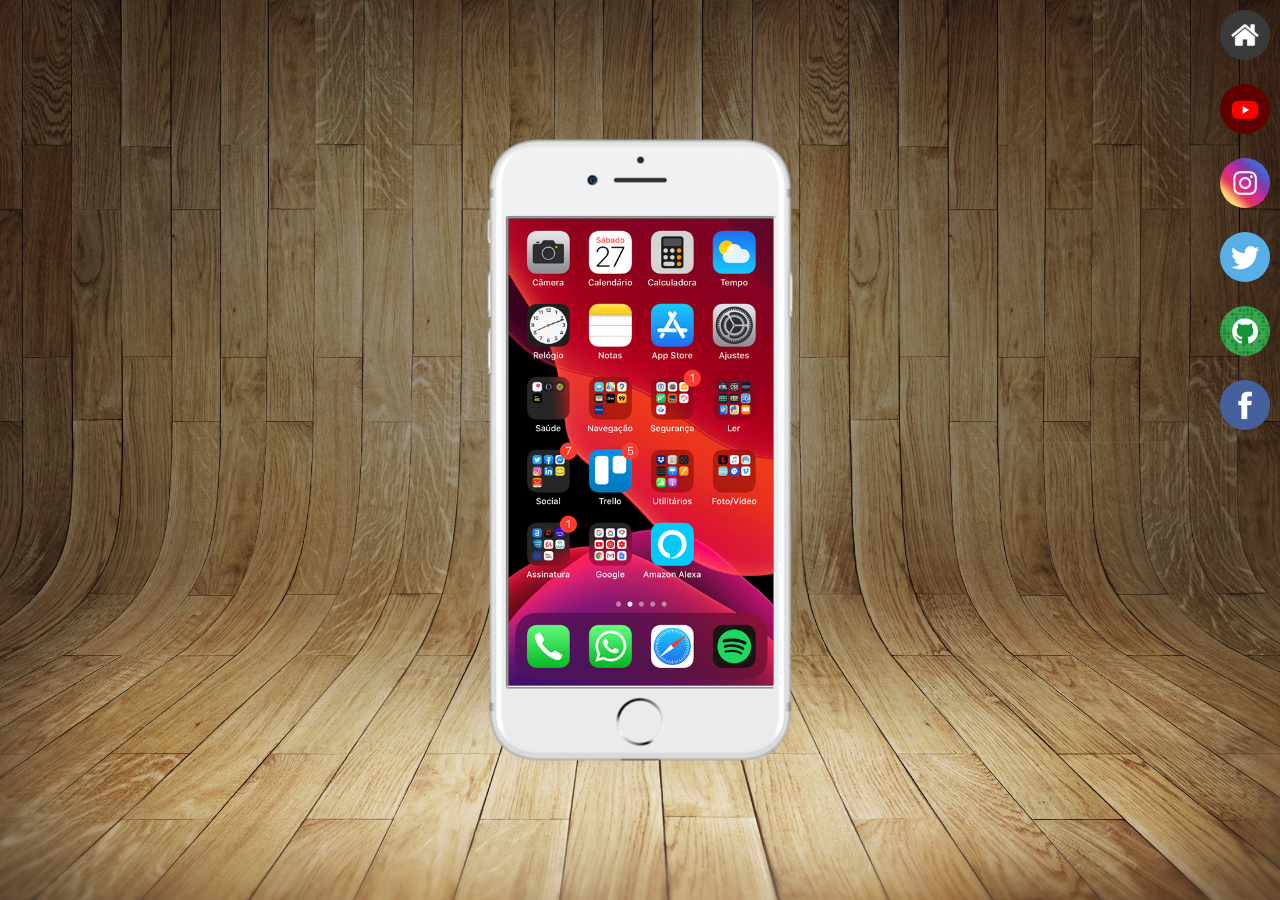
<file: index.html>
<!DOCTYPE html>
<html lang="pt-br">
<head>
    <meta charset="UTF-8">
    <meta name="viewport" content="width=device-width, initial-scale=1.0">
    <link rel="shortcut icon" href="favicon.ico" type="image/x-icon">
    <link rel="stylesheet" href="style.css">
    <title>Projeto Social</title>
</head>
<body>
   <main>
    <section id="telefone">
        <iframe src="home.html" name="tela" id="tela">
            Seu navegador não é compativel com isso.
        </iframe>

    </section>

    <section id="social">
        <a href="home.html" target="tela"><img src="imagens/logo-home.jpg" alt="Home"></a><br>
        <a href="youtube.html" target="tela"><img src="imagens/logo-youtube.jpg" alt="Youtube"></a><br>
        <a href="insta.html" target="tela"><img src="imagens/logo-instagram.jpg" alt="Instagram"></a><br>
        <a href="twitter.html" target="tela"><img src="imagens/logo-twitter.jpg" alt="Twitter"></a><br>
        <a href="git.html" target="tela"><img src="imagens/logo-github.jpg" alt="Github"></a><br>
        <a href="face.html" target="tela"><img src="imagens/logo-facebook.jpg" alt="Facebook"></a>
    </section>
   </main>
</body>
</html>
</file>
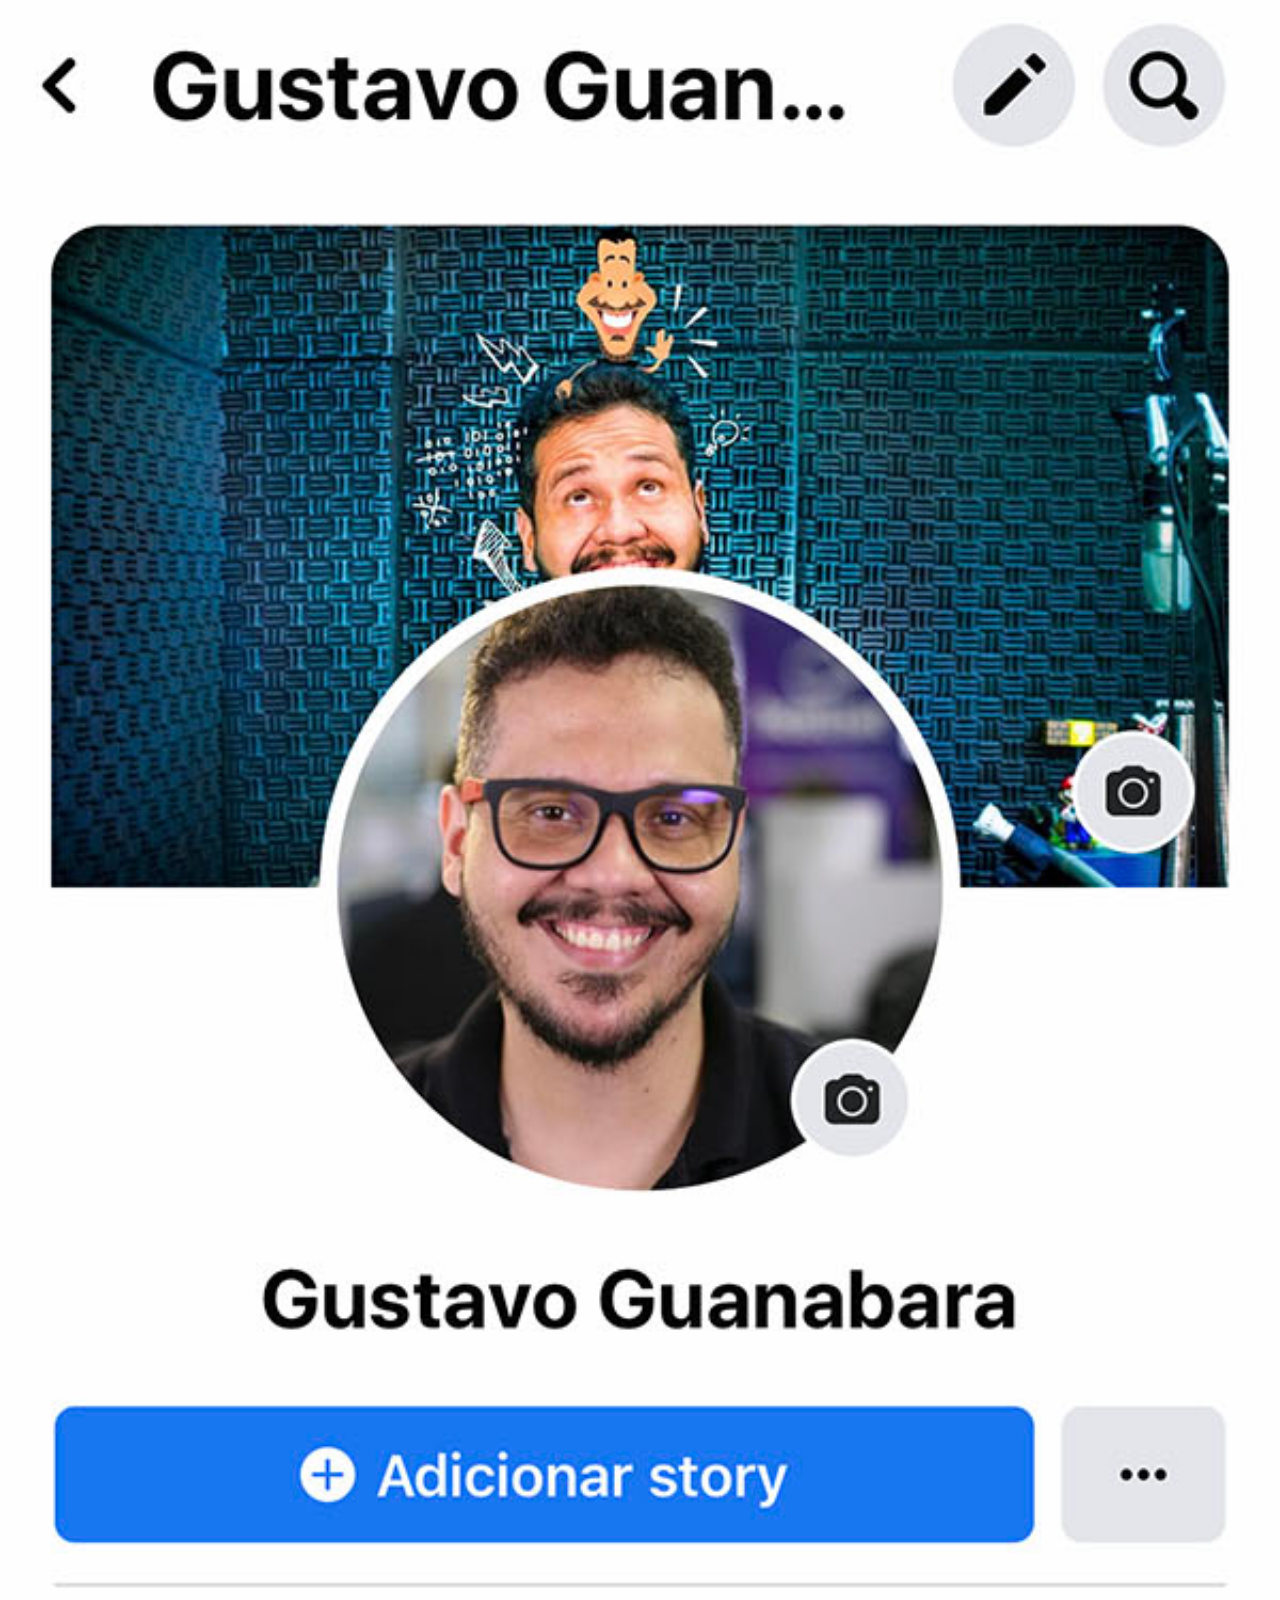
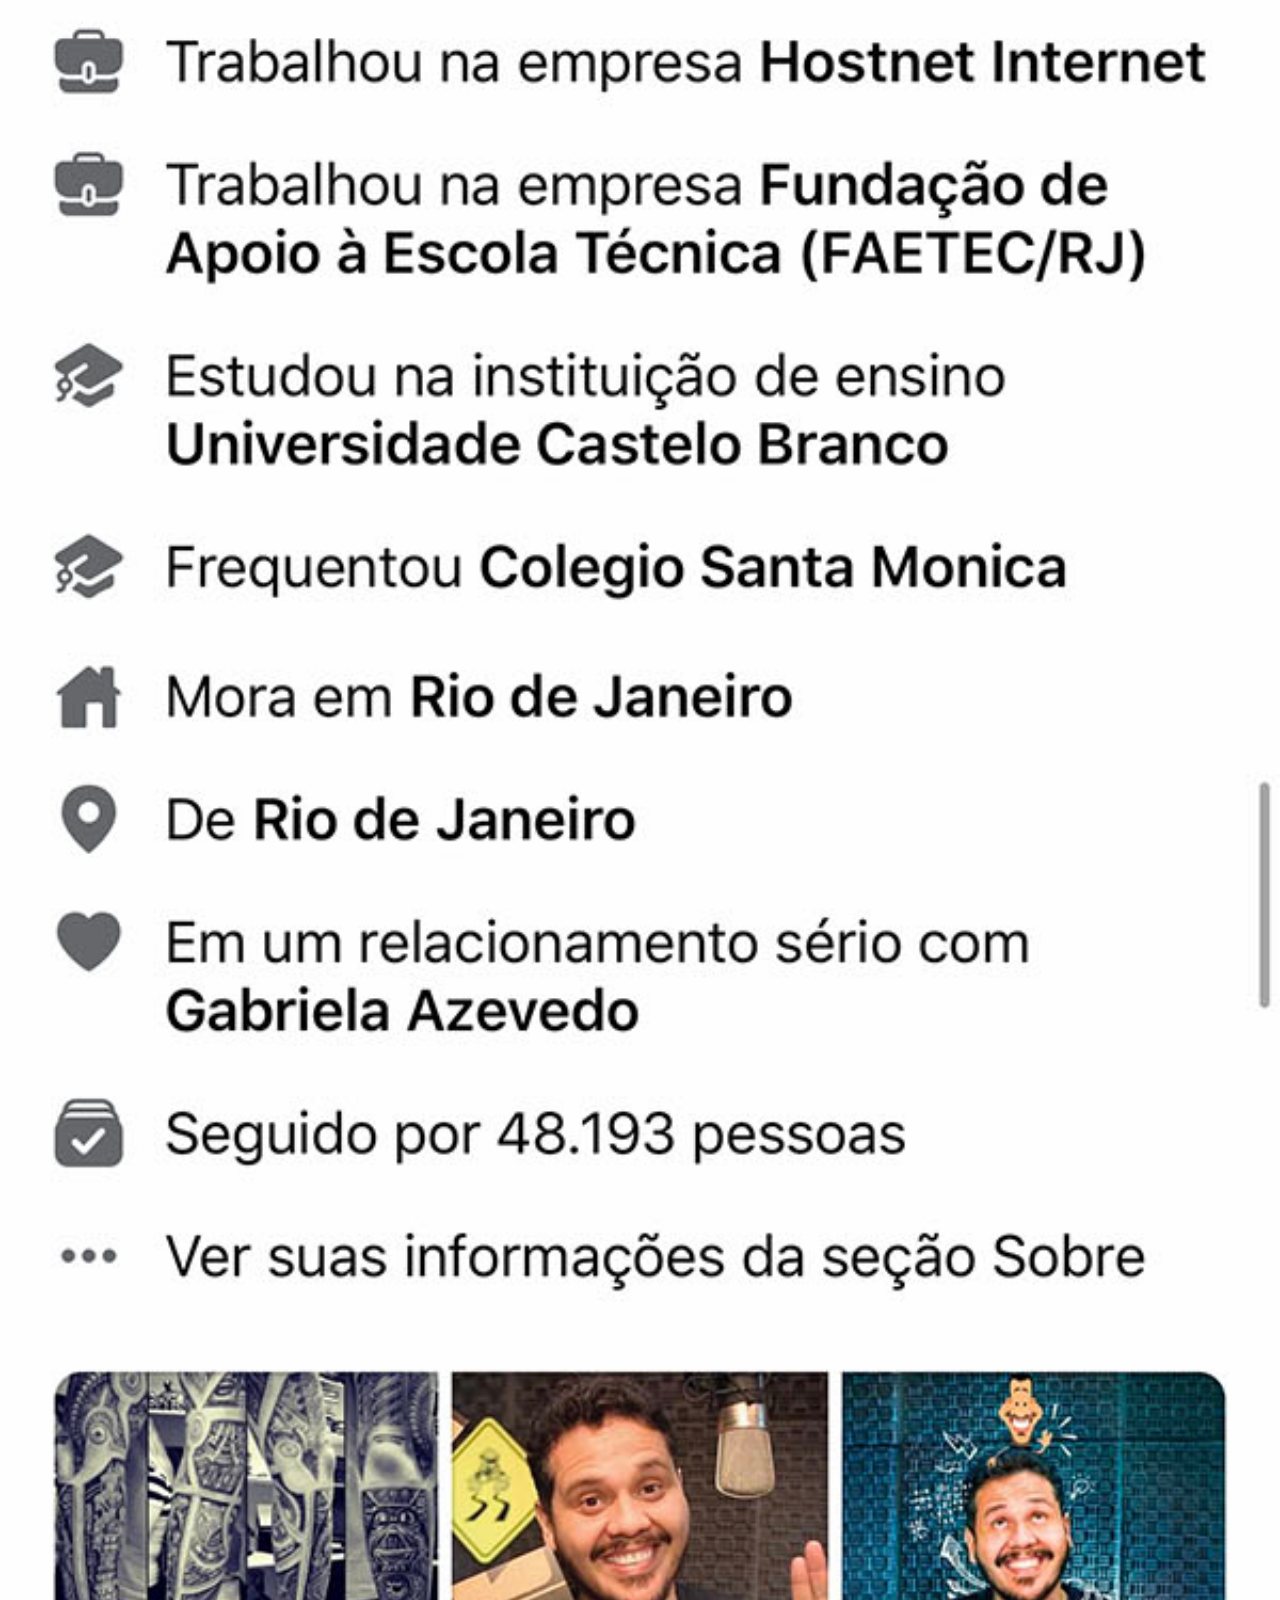
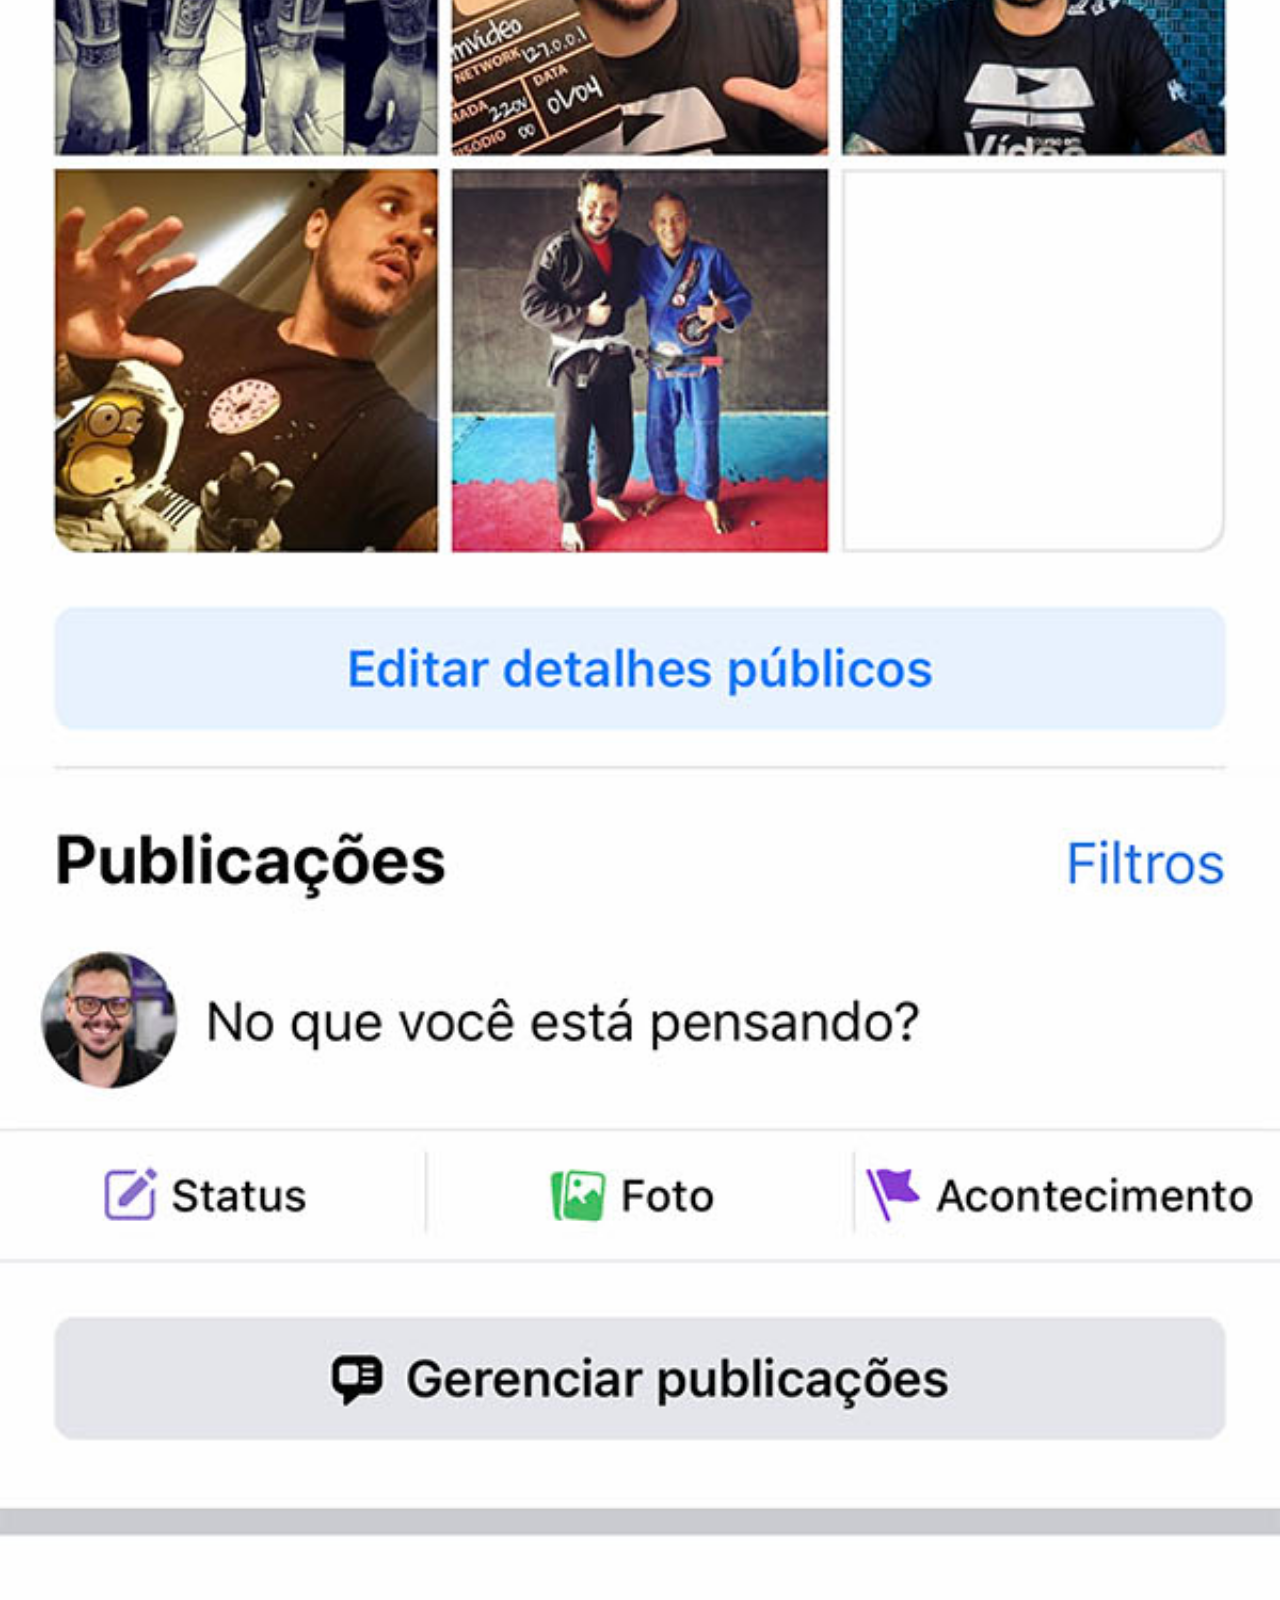
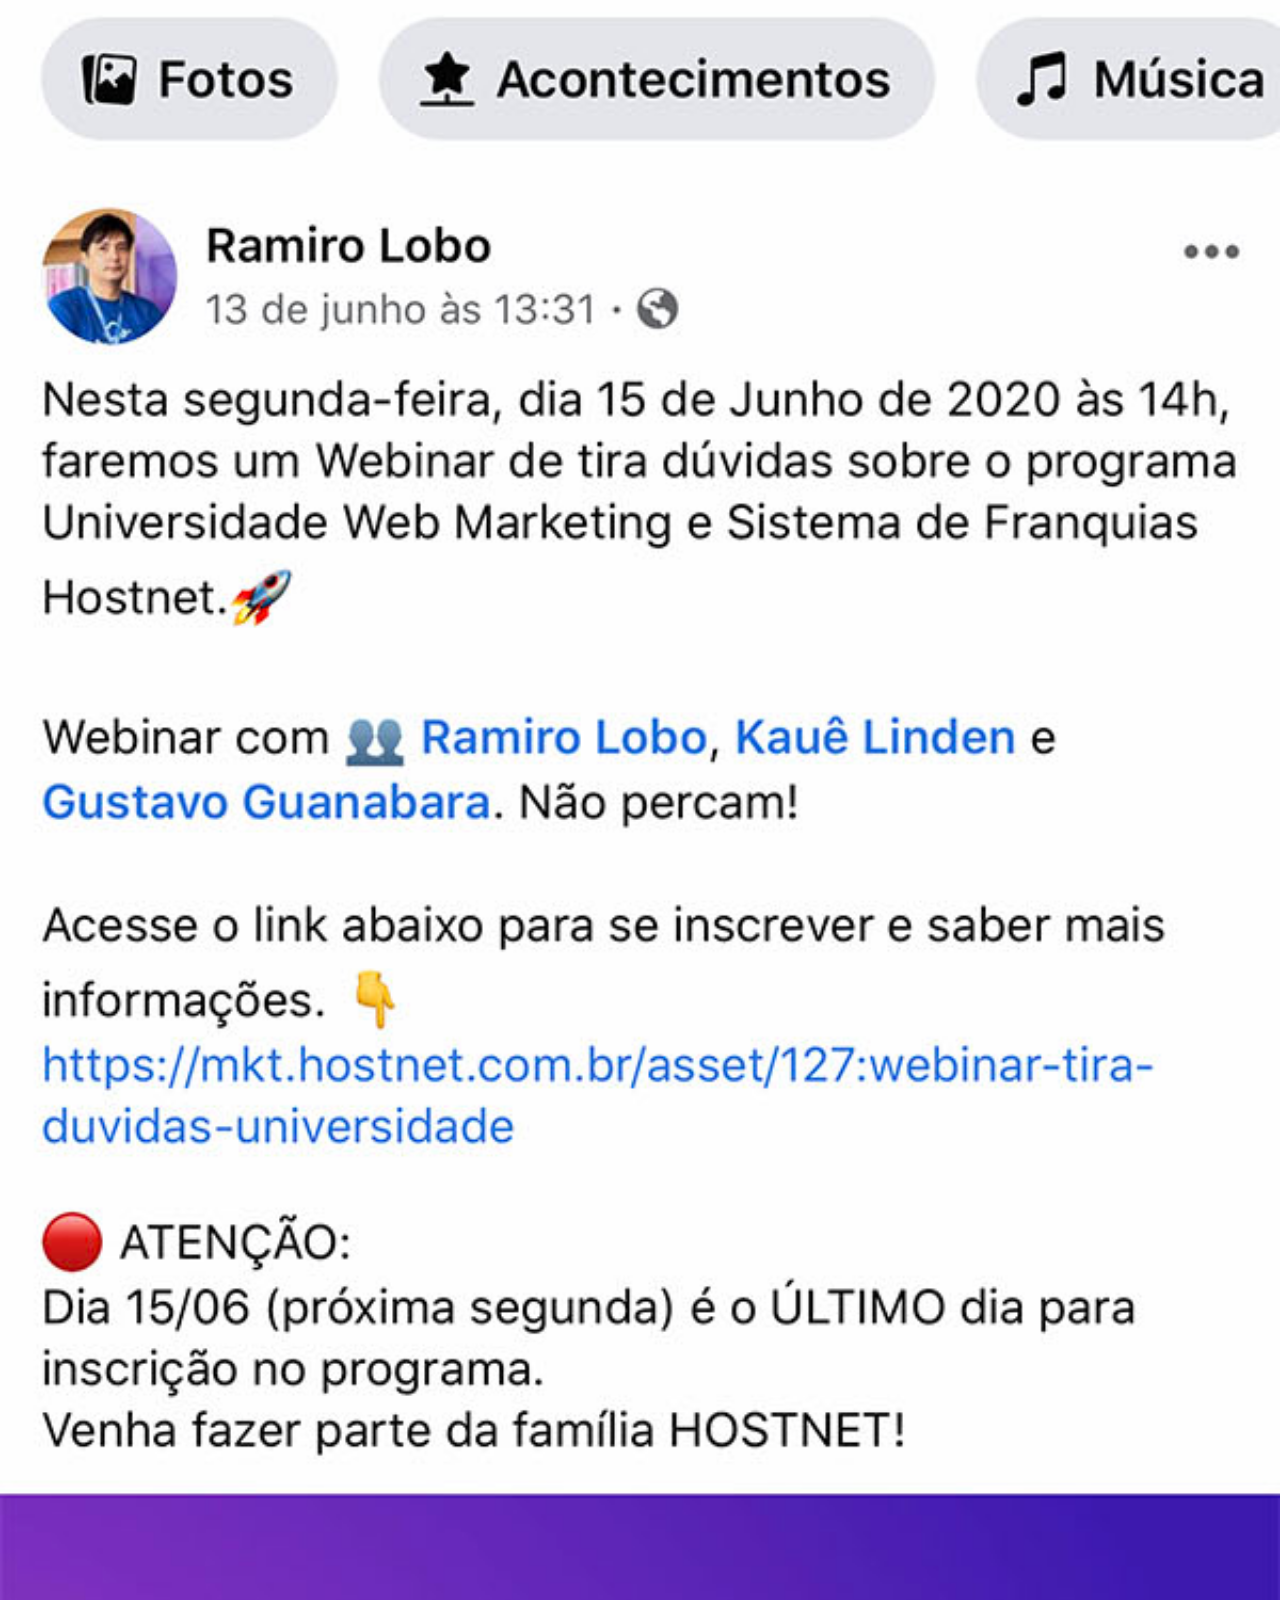
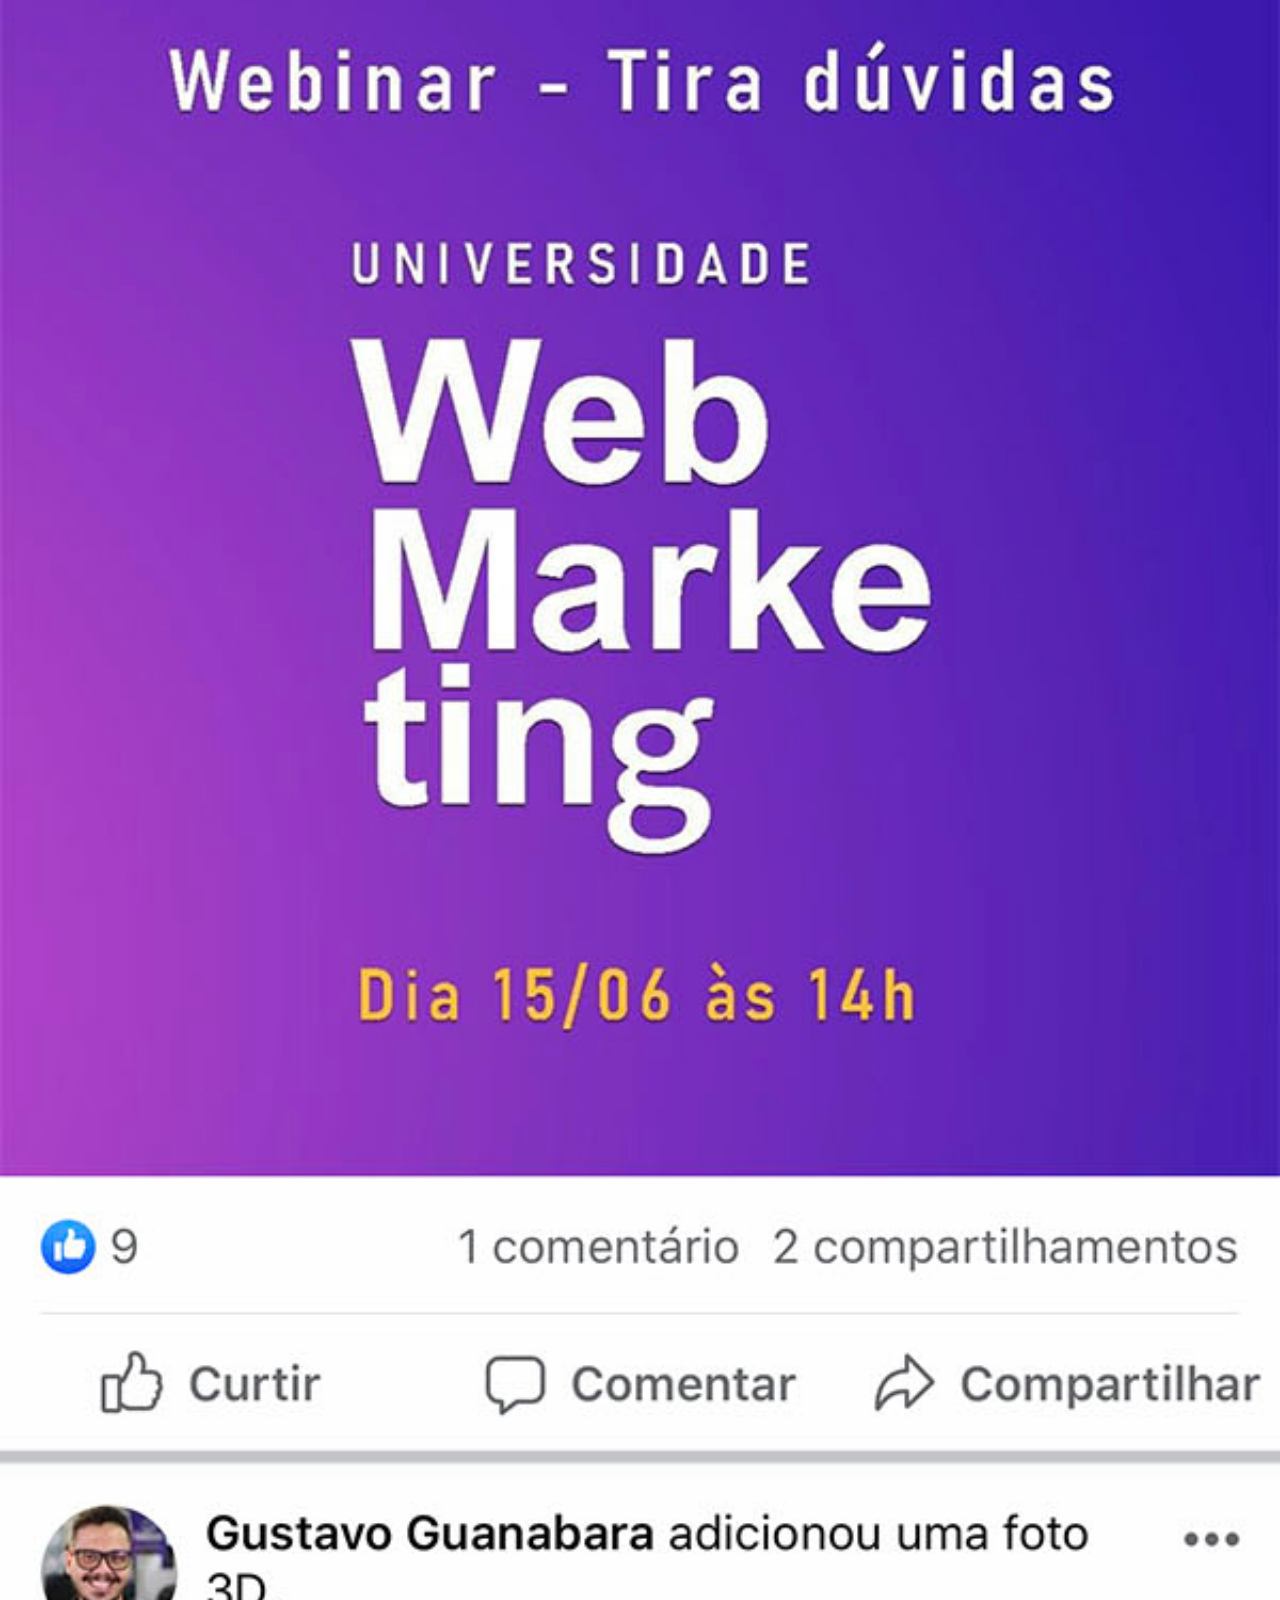
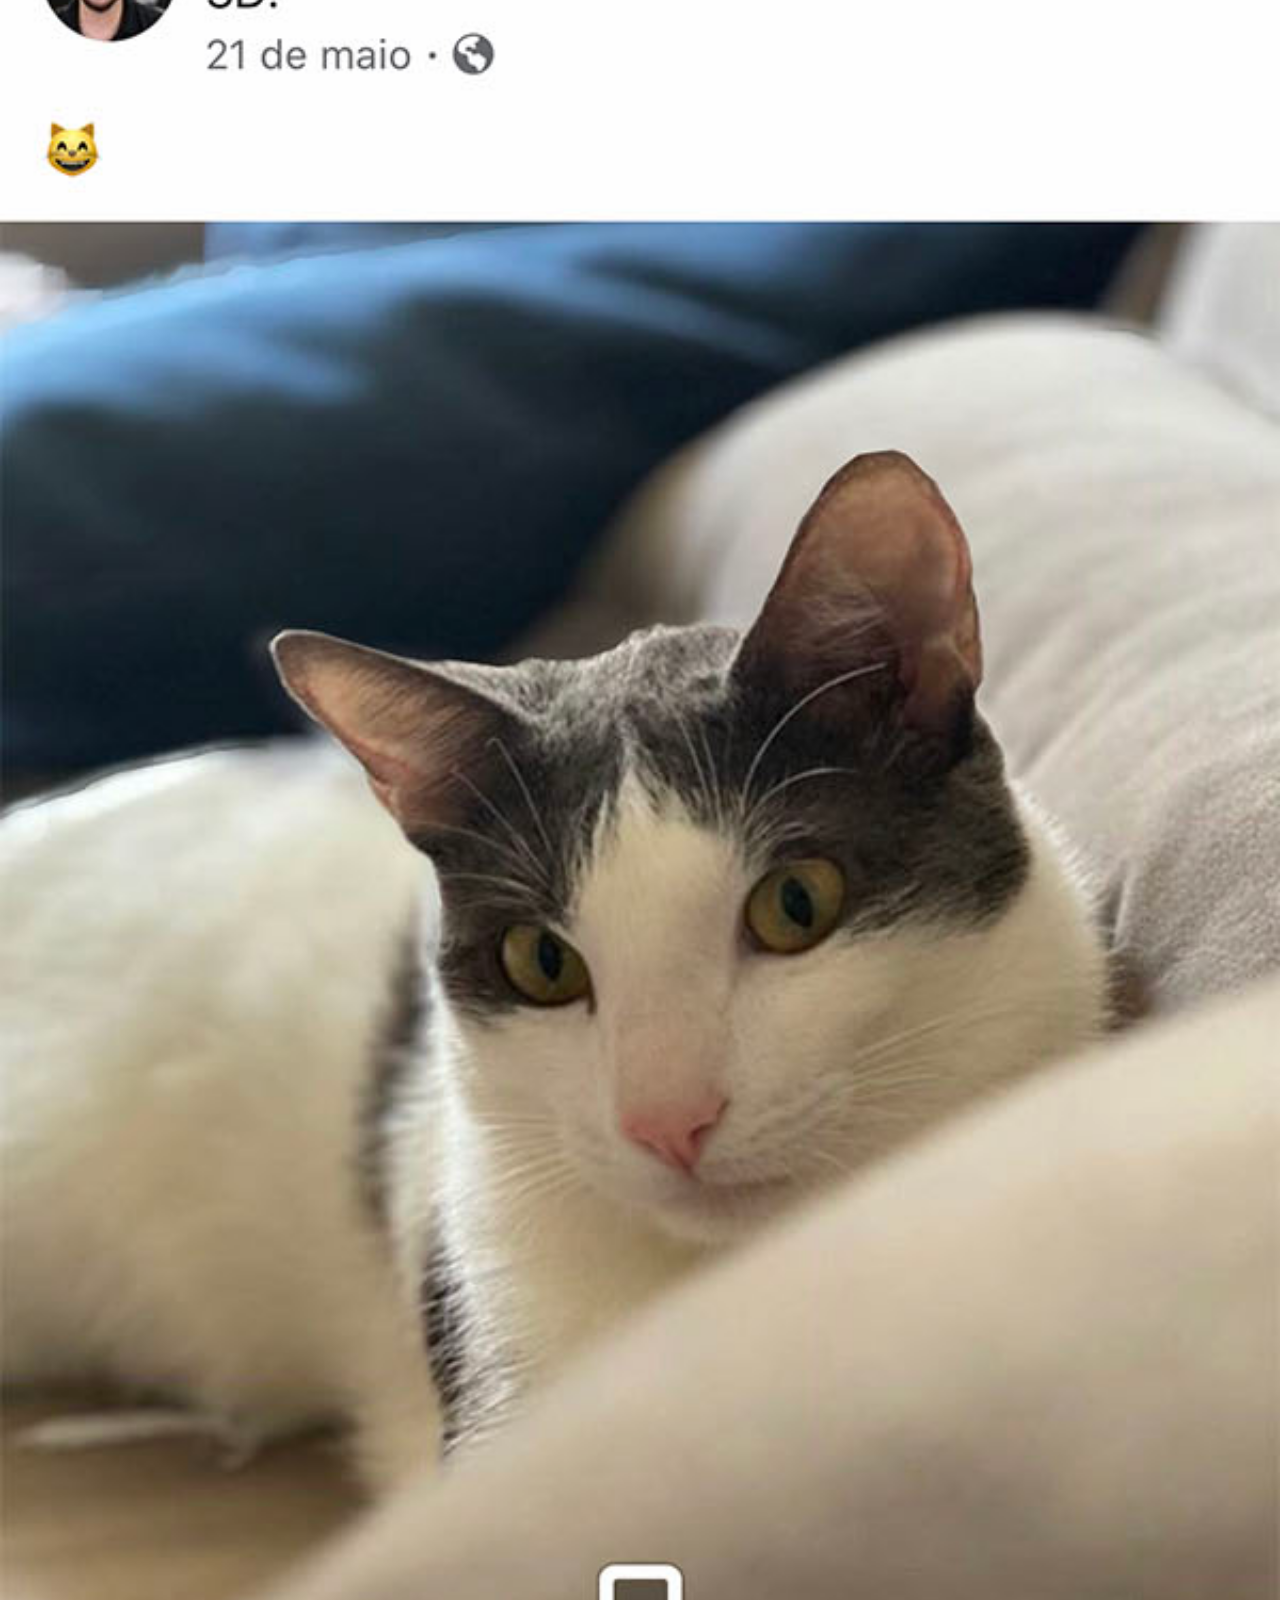
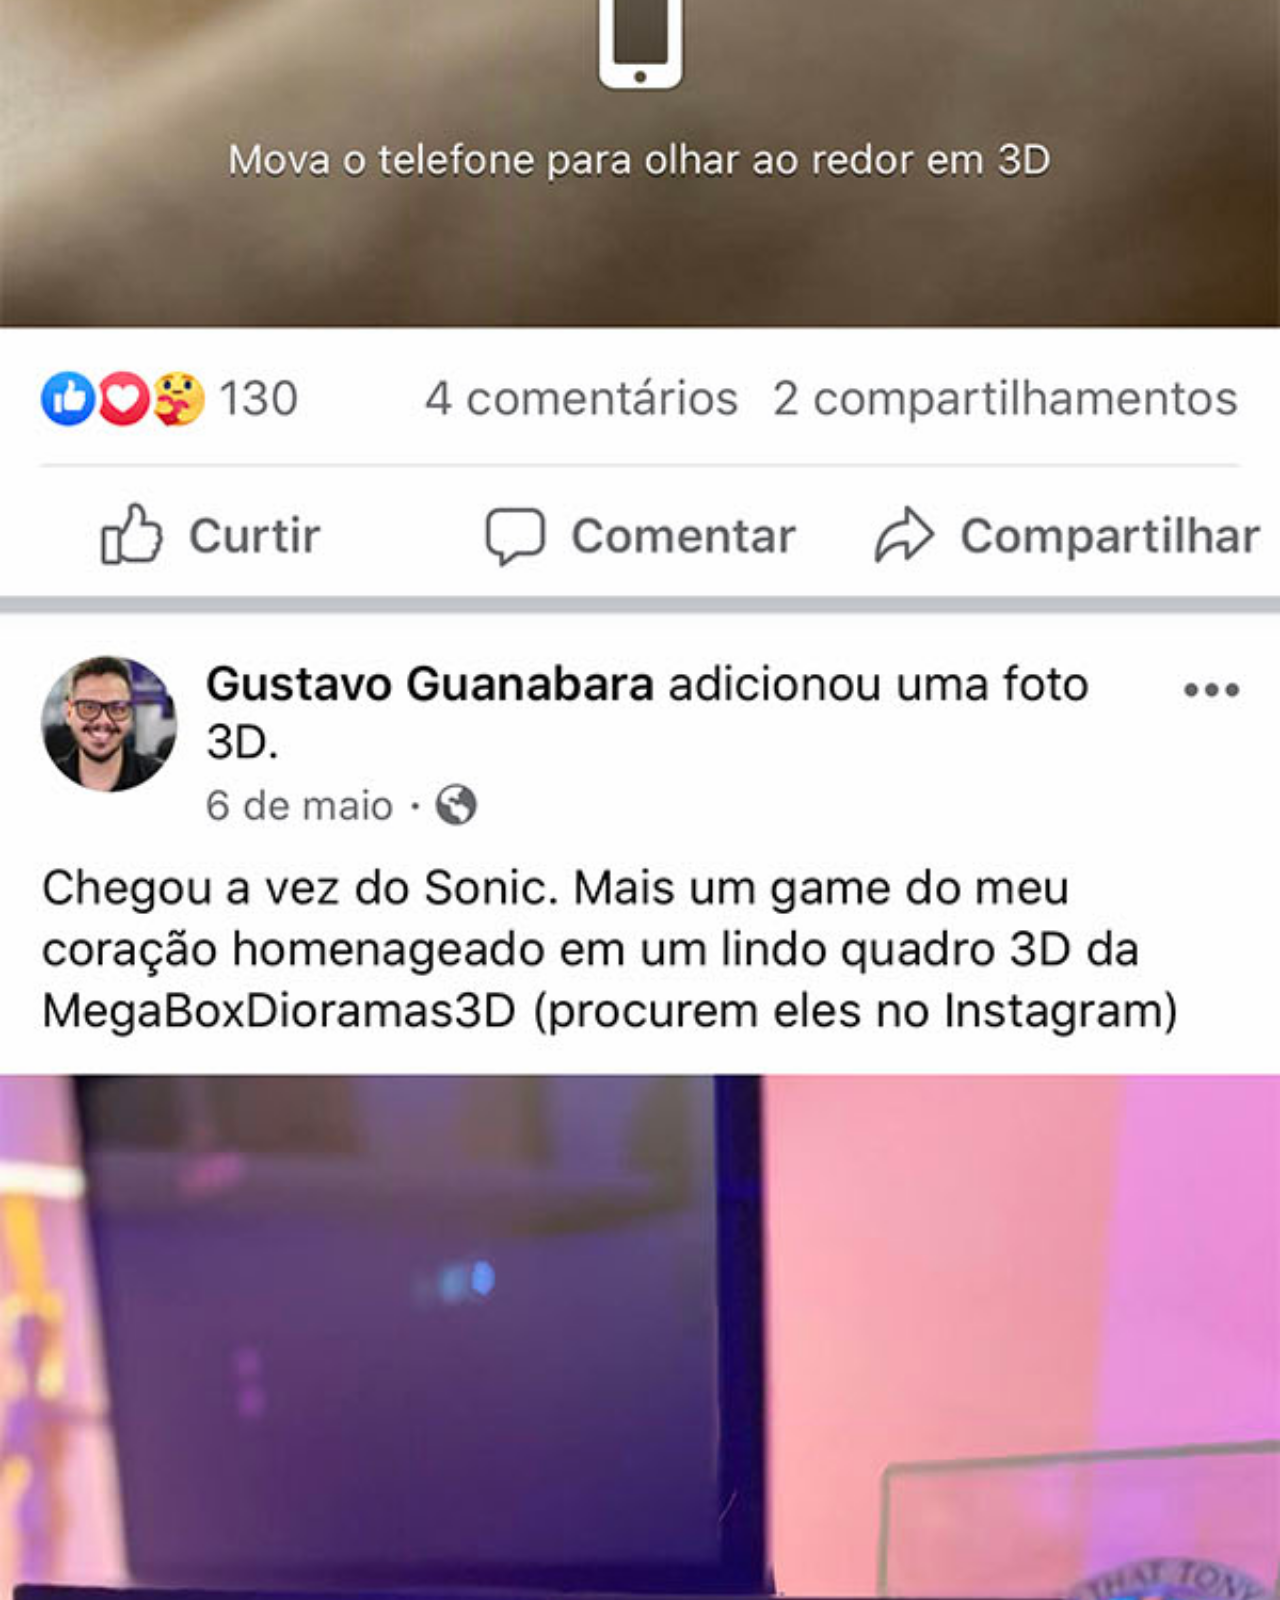
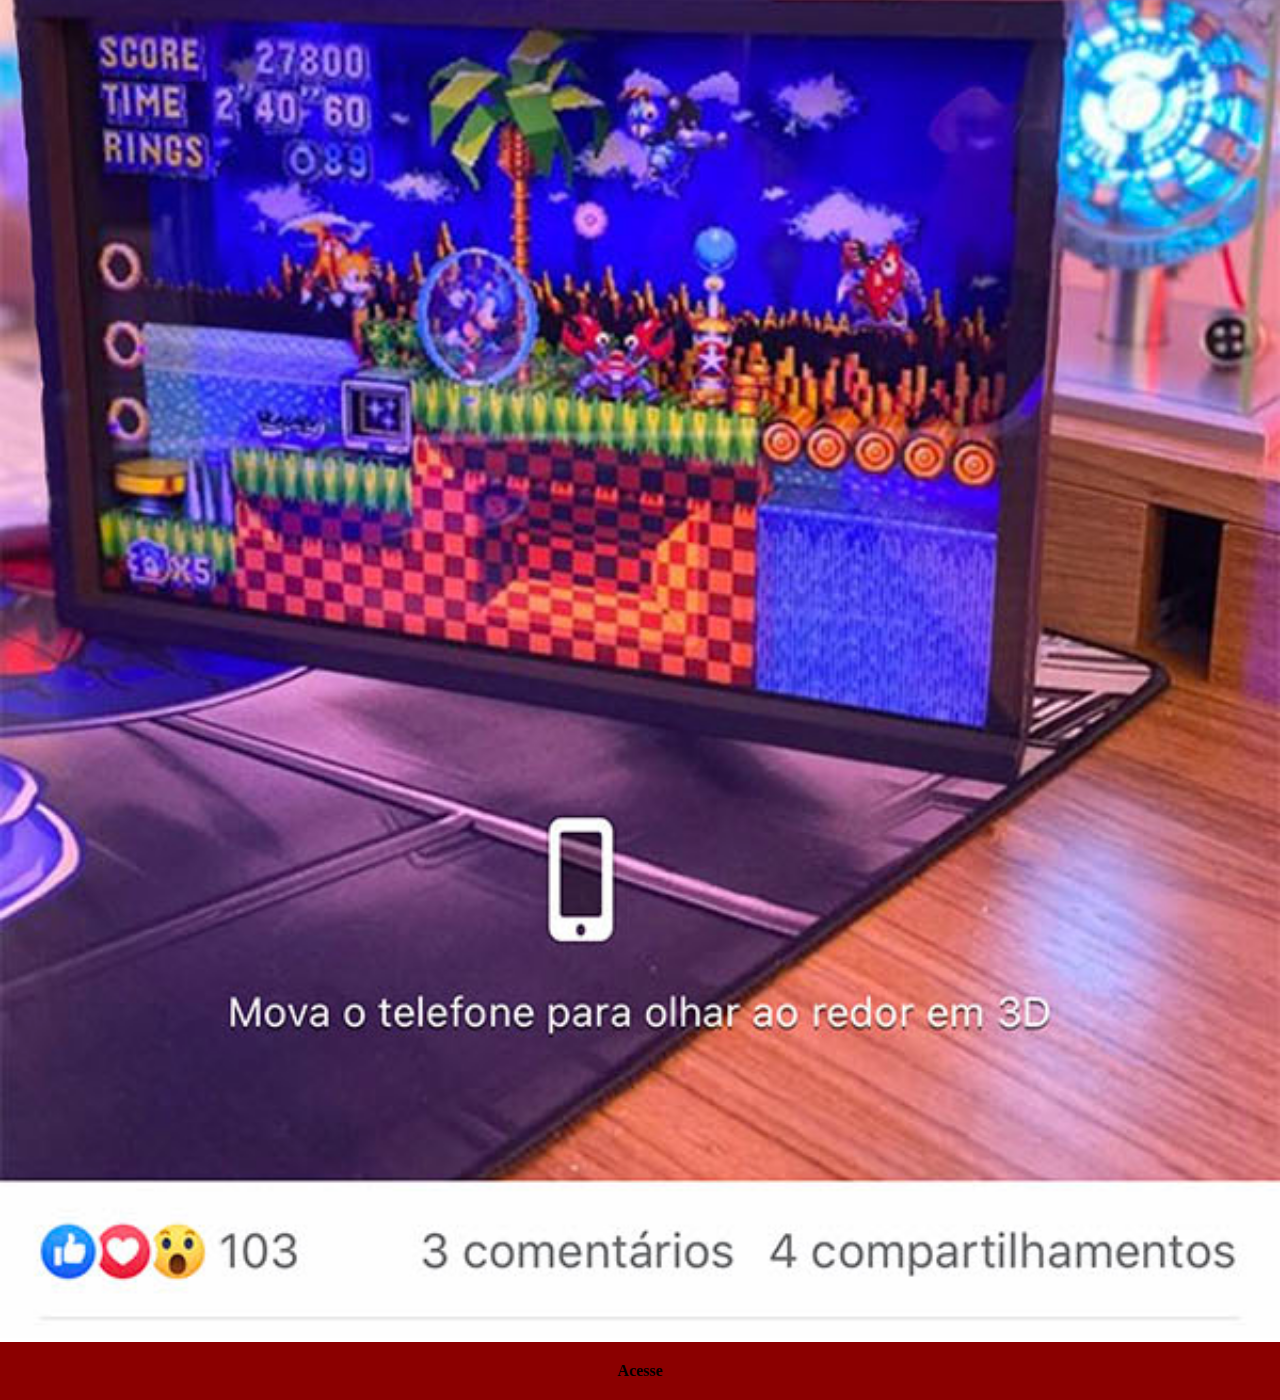
<file: face.html>
<!DOCTYPE html>
<html lang="pt-br">
<head>
    <meta charset="UTF-8">
    <meta name="viewport" content="width=device-width, initial-scale=1.0">
    <title>Facebook</title>
    <style>
        *{
            margin: 0px;
            padding: 0px;
        }
        ::-webkit-scrollbar{
            width: 0px;
            height: 0px;
        }
        img {
            width: 100vw;
        }

        a{
            display: block;
            color: black;
            background-color: darkred;
            padding: 20px;
            text-align: center;
            text-decoration: none;
            font-weight: bolder;
        }
    </style>
</head>
<body>
    <img src="imagens/tela-facebook.jpg" alt="Facebook">
    <a href="https://www.facebook.com/gustavoguanabara/?locale=pt_BR" target="_blank">Acesse</a>
</body>
</html>
</file>
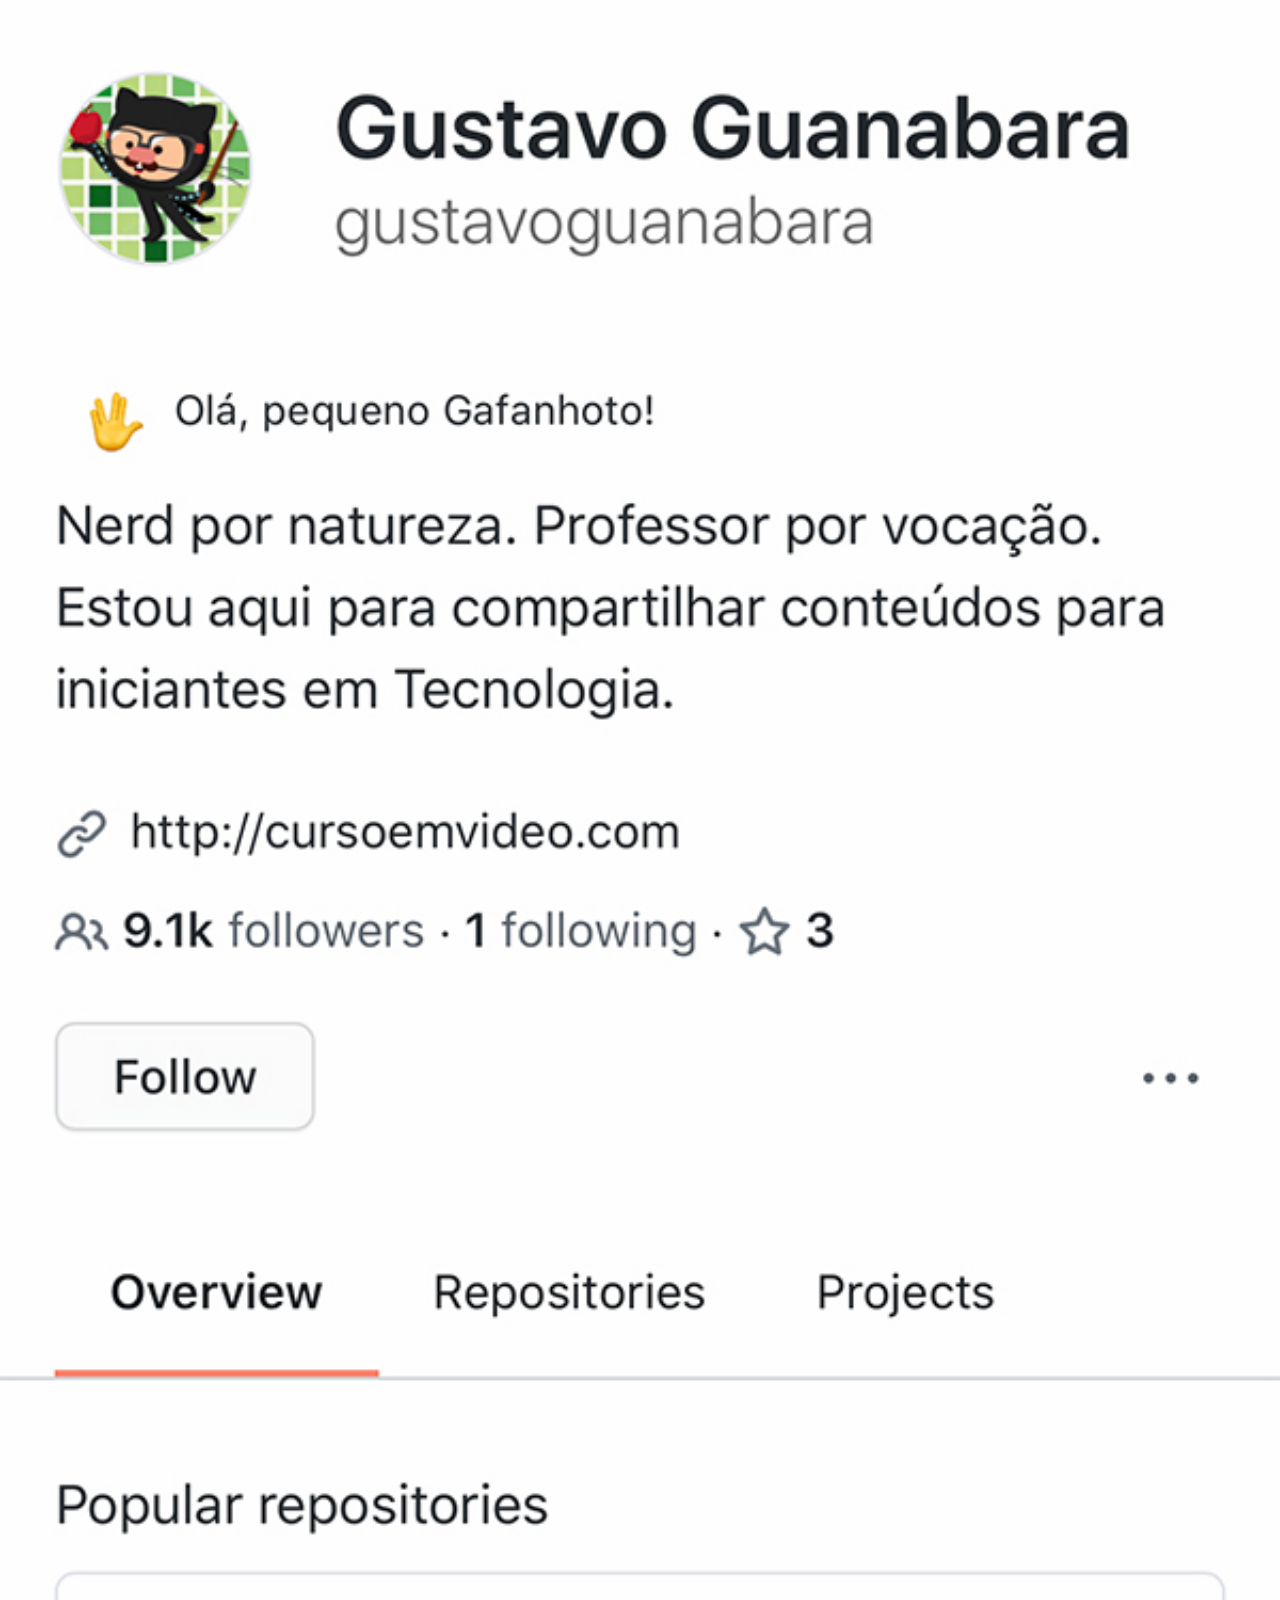
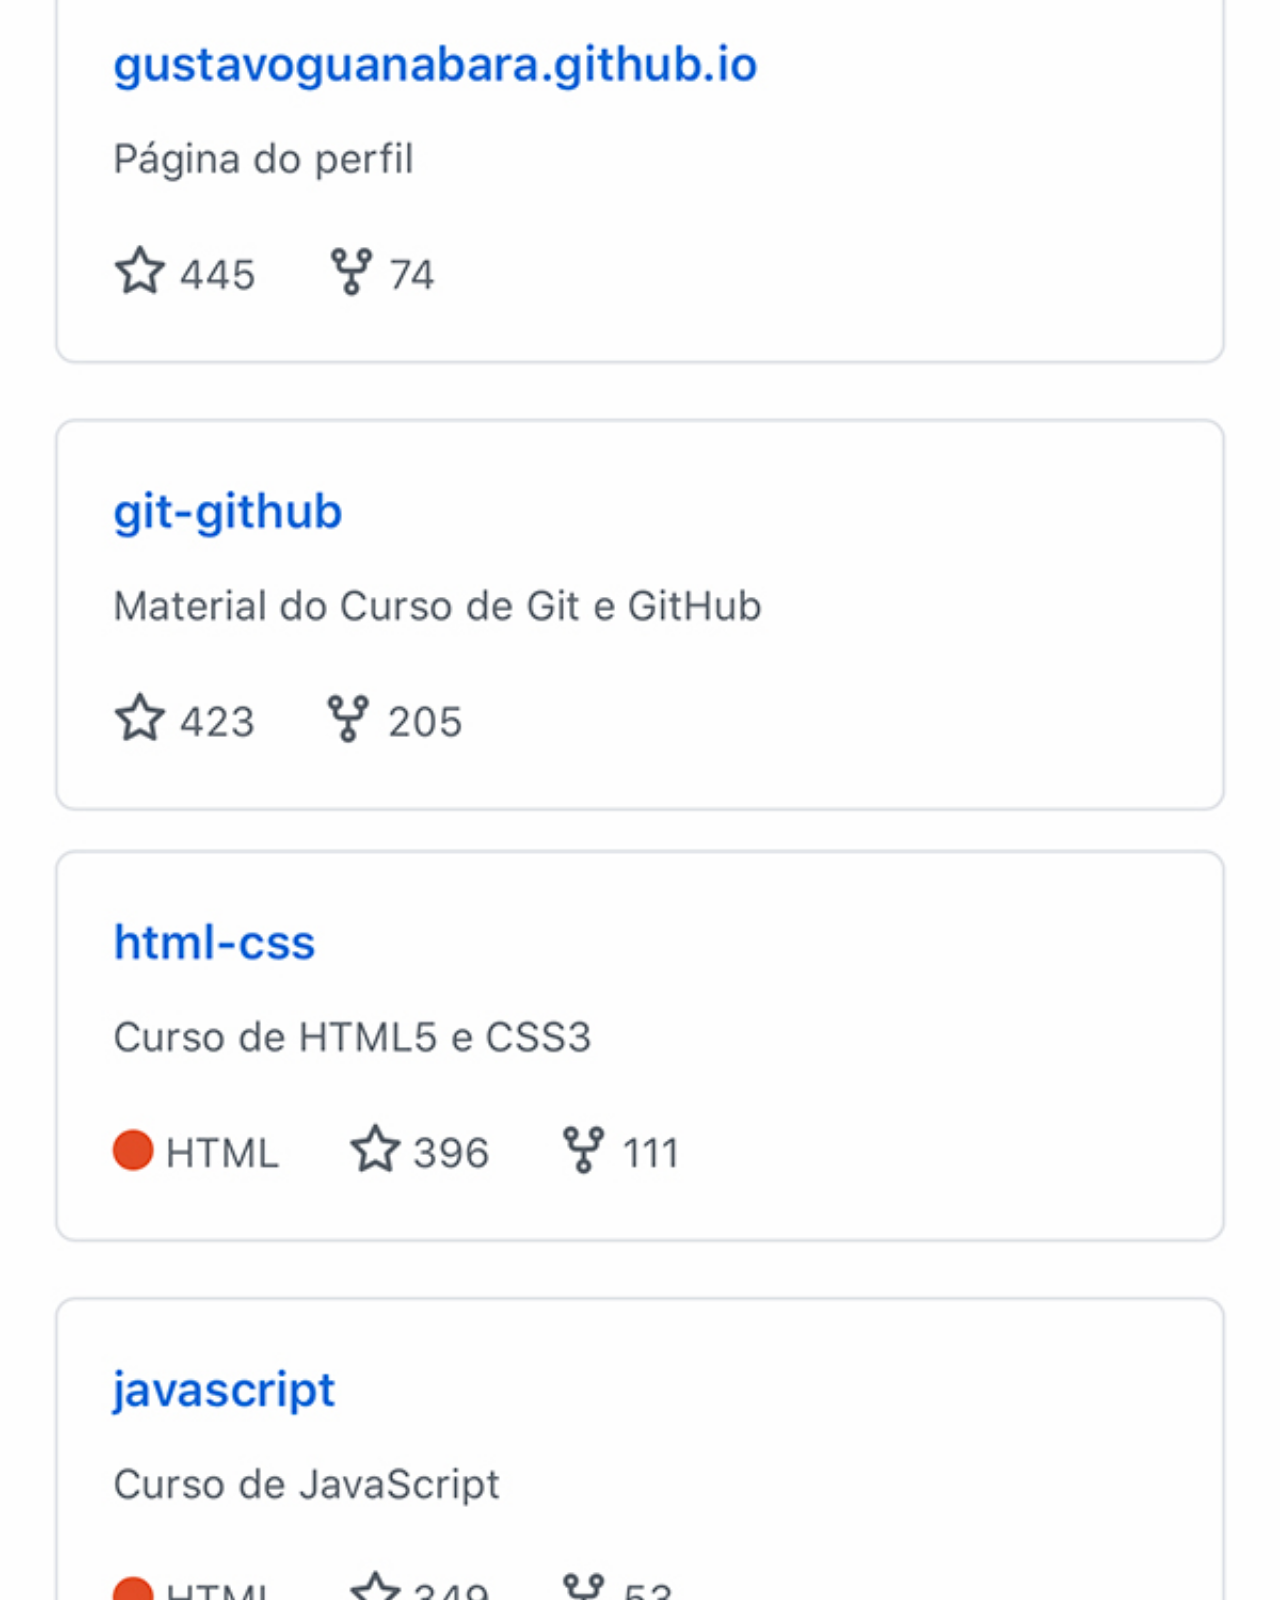
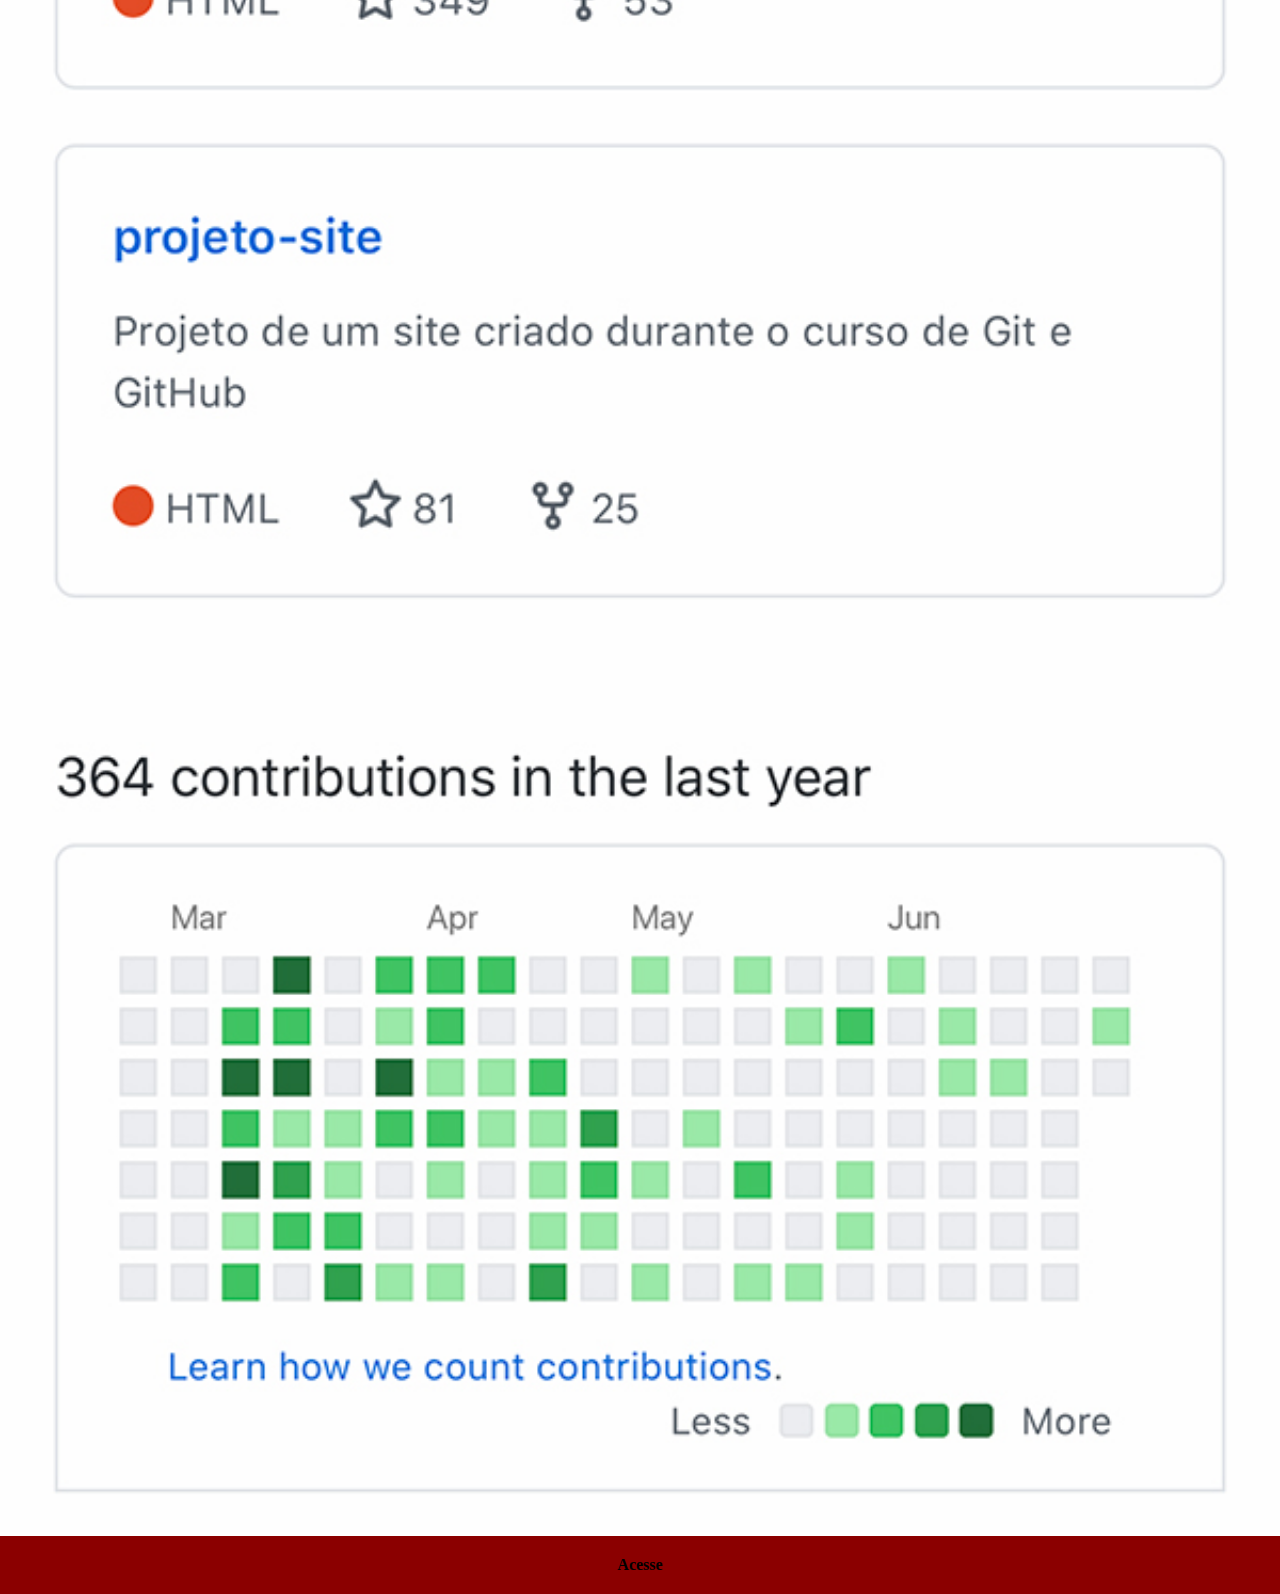
<file: git.html>
<!DOCTYPE html>
<html lang="pt-br">
<head>
    <meta charset="UTF-8">
    <meta name="viewport" content="width=device-width, initial-scale=1.0">
    <title>Github</title>
    <style>
        *{
            margin: 0px;
            padding: 0px;
        }

        ::-webkit-scrollbar{ /*para esconder a barra de rolagem*/
            width: 0px;
            height: 0px;
        }

        img{
            width: 100vw;
        }
        
        a{
            display: block;
            text-align: center;
            text-decoration: none;
            color: black;
            background-color: darkred;
            padding: 20px;
            font-weight: bolder;
        }
        
        
    </style>
</head>
<body>
    <img src="imagens/tela-github.jpg" alt="Github">
    <a href="https://github.com/gustavoguanabara" target="_blank">Acesse</a>
</body>
</html>
</file>
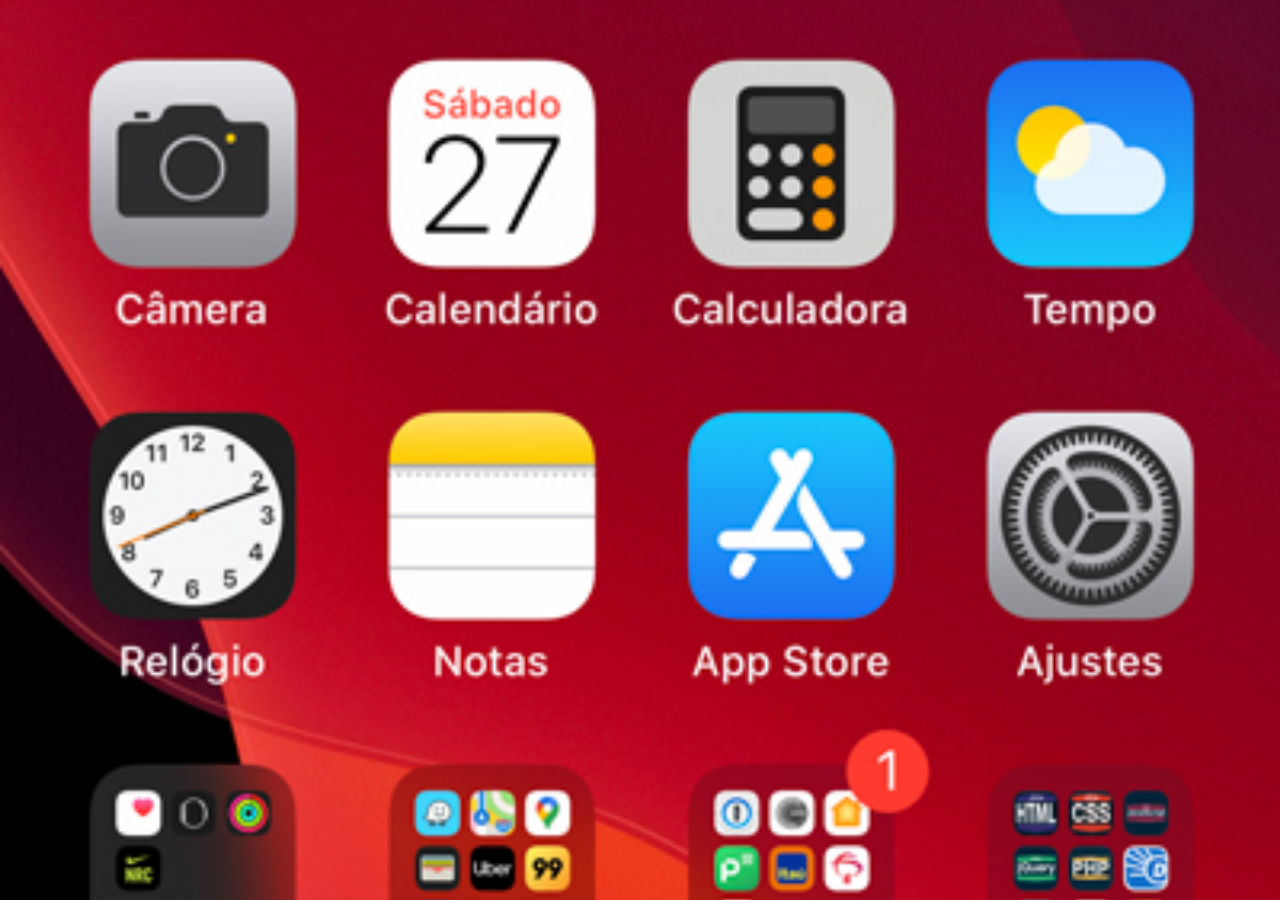
<file: home.html>
<!DOCTYPE html>
<html lang="pt-br">
<head>
    <meta charset="UTF-8">
    <meta name="viewport" content="width=device-width, initial-scale=1.0">
    <style>
        *{
            margin: 0px;
            padding: 0px;
        }

        body{
            width: 100vw;
            height: 100vh;
            background: url(imagens/tela-home.jpg) no-repeat top center;
            background-size: cover; /*para que a imagem da tela do celular fique do tamanho completo*/
        }
    </style>
    <title>Home</title>
</head>
<body>
    
</body>
</html>
</file>
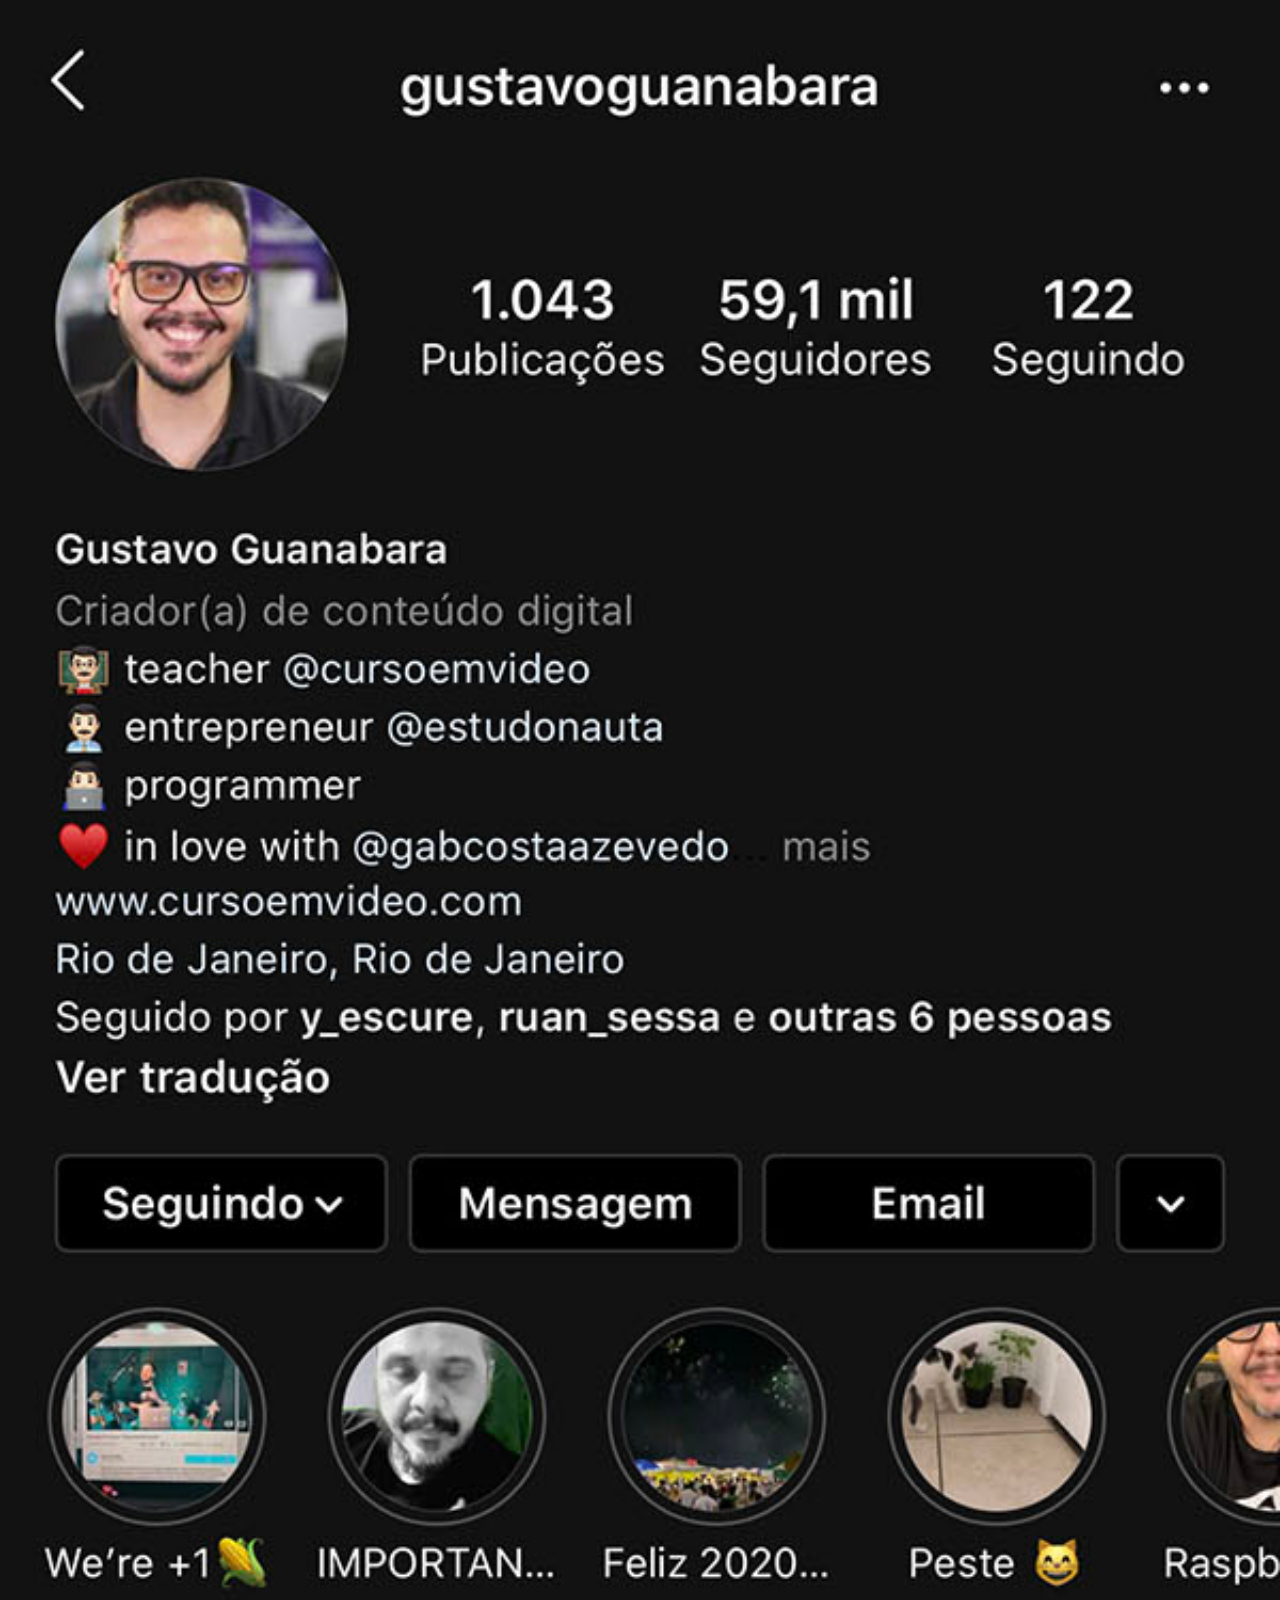
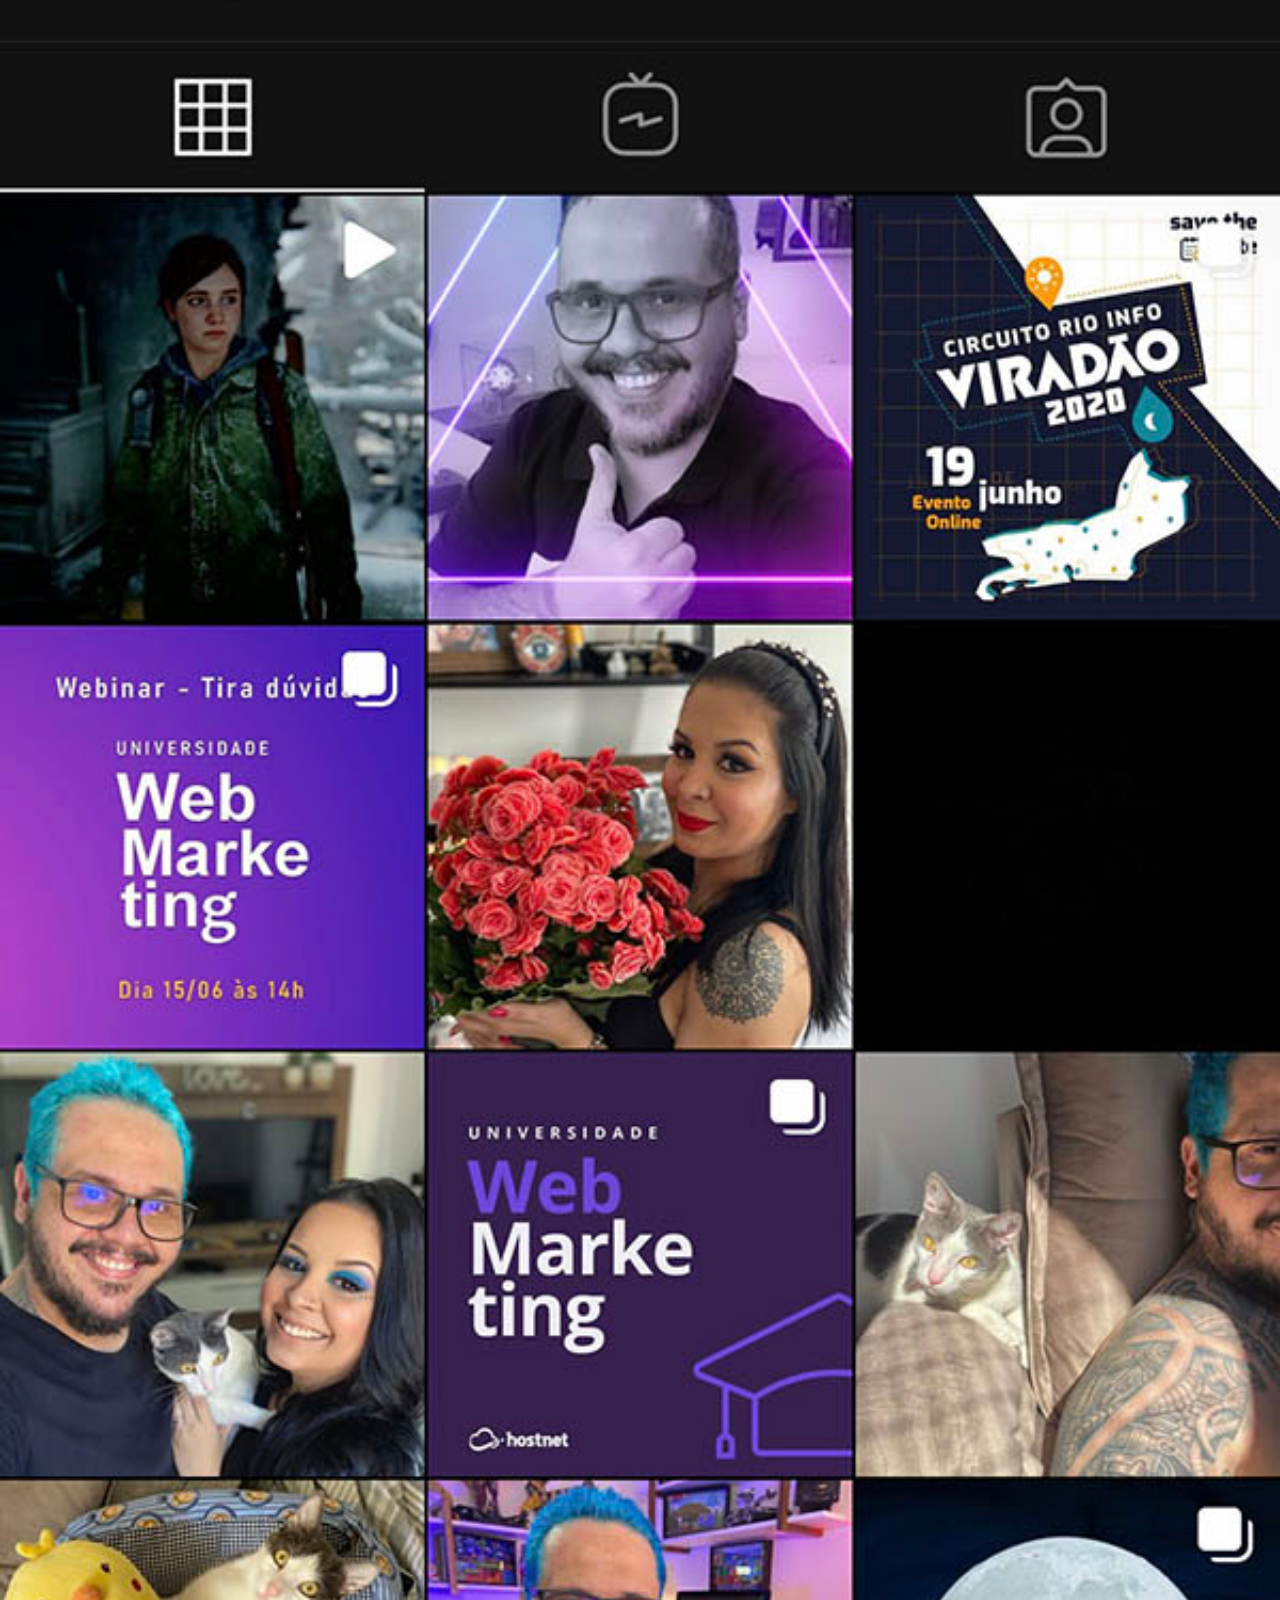
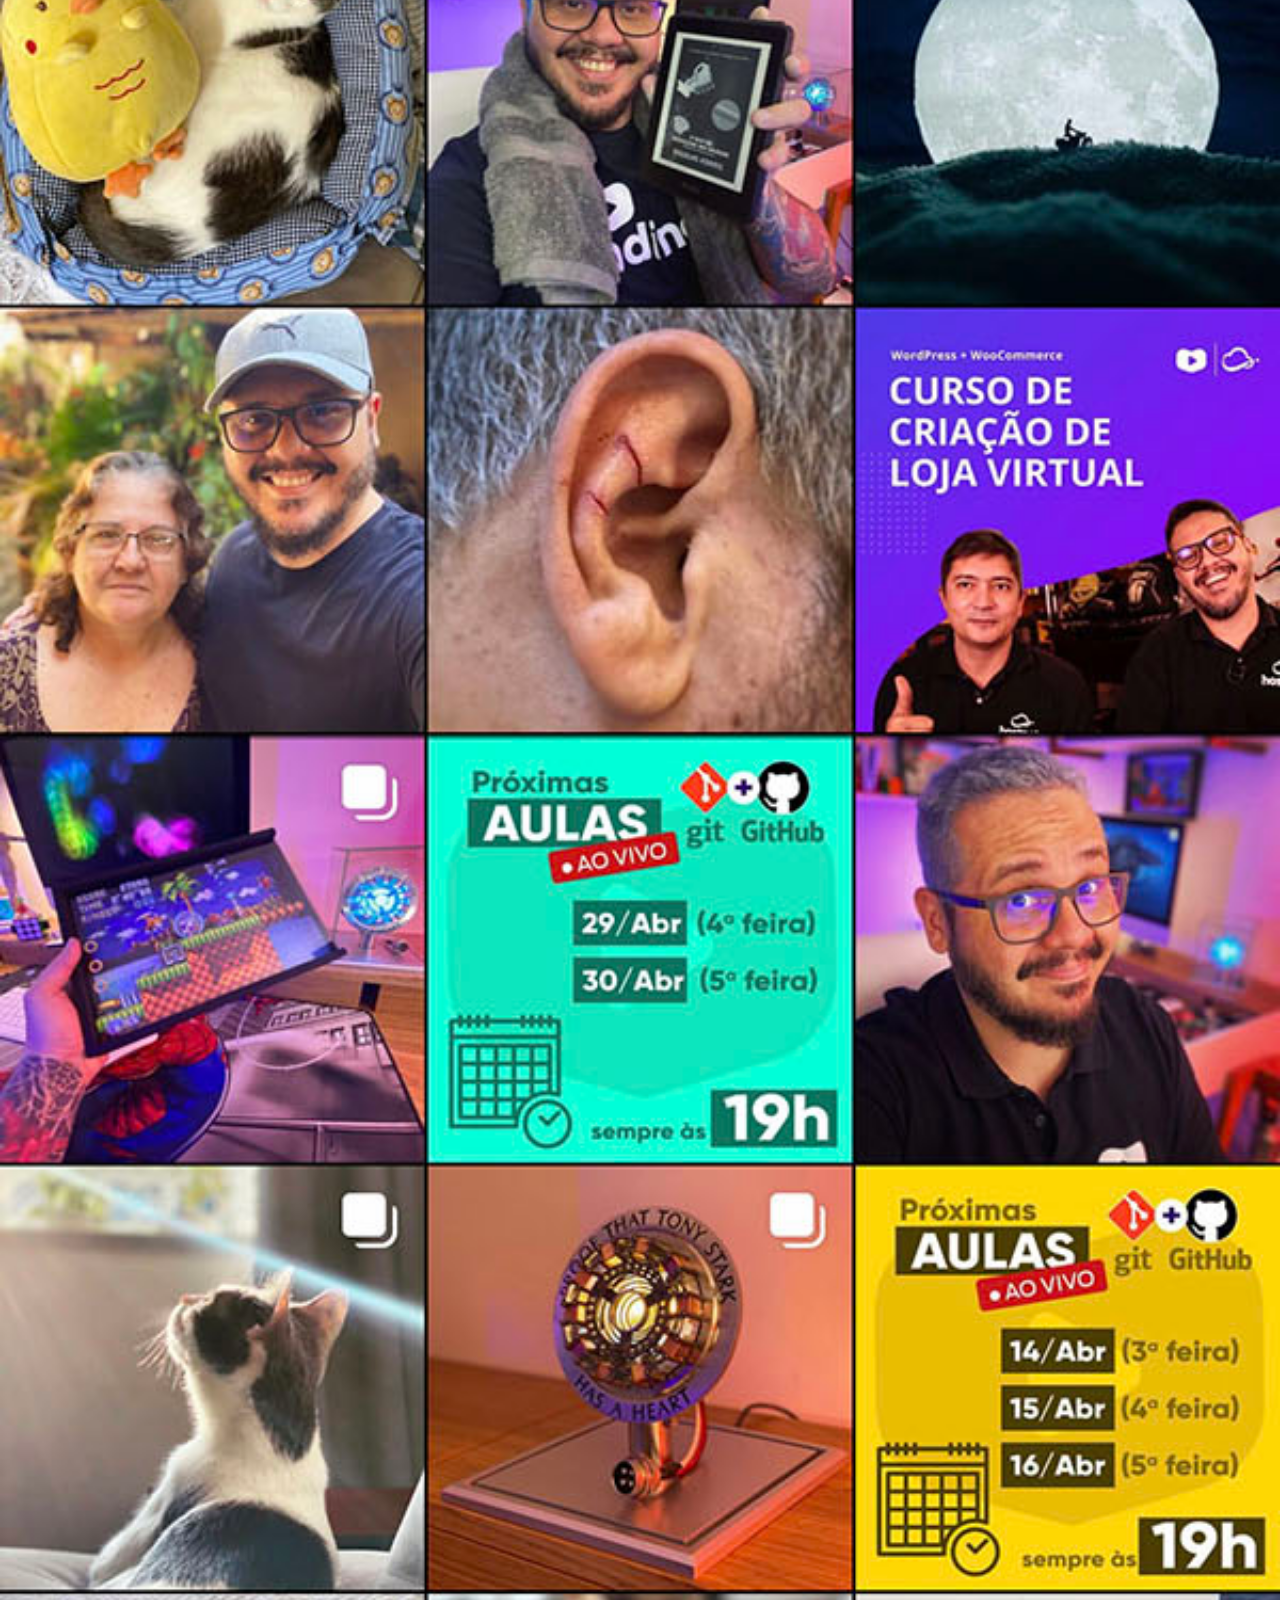
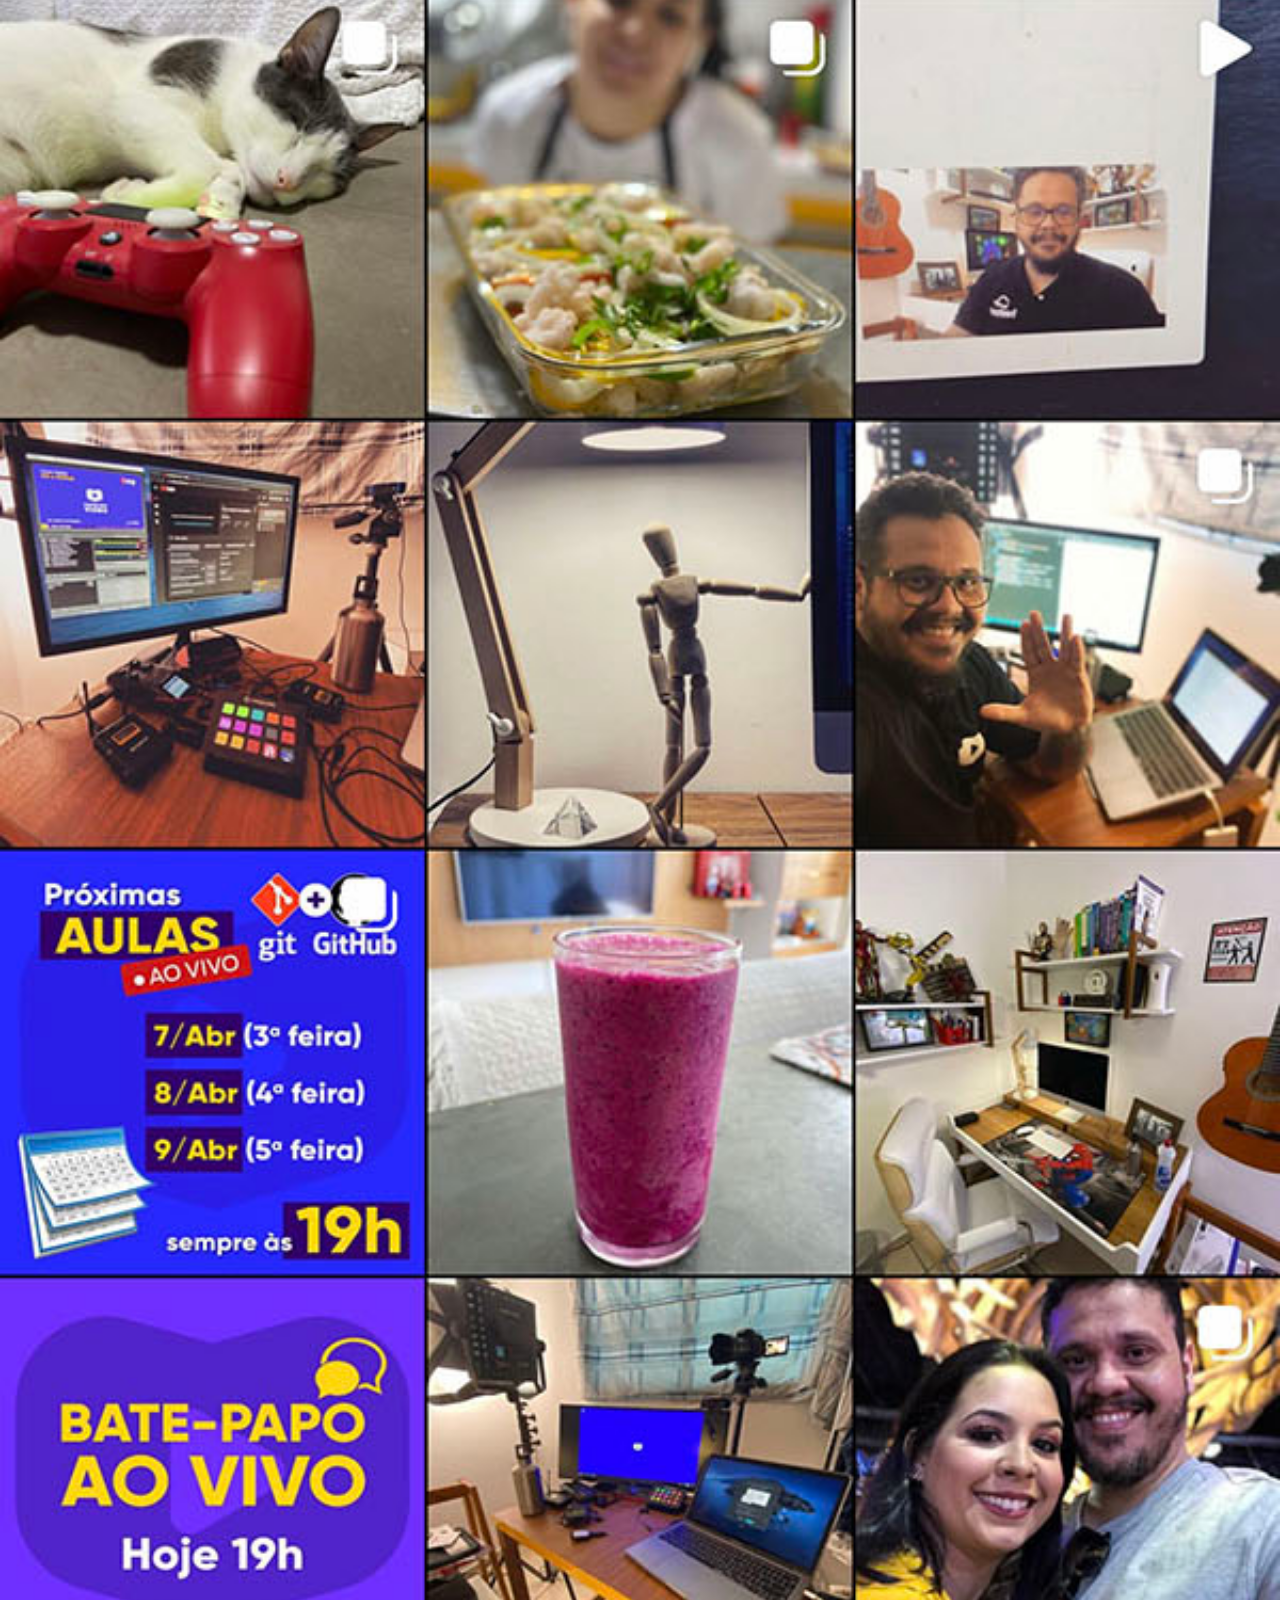
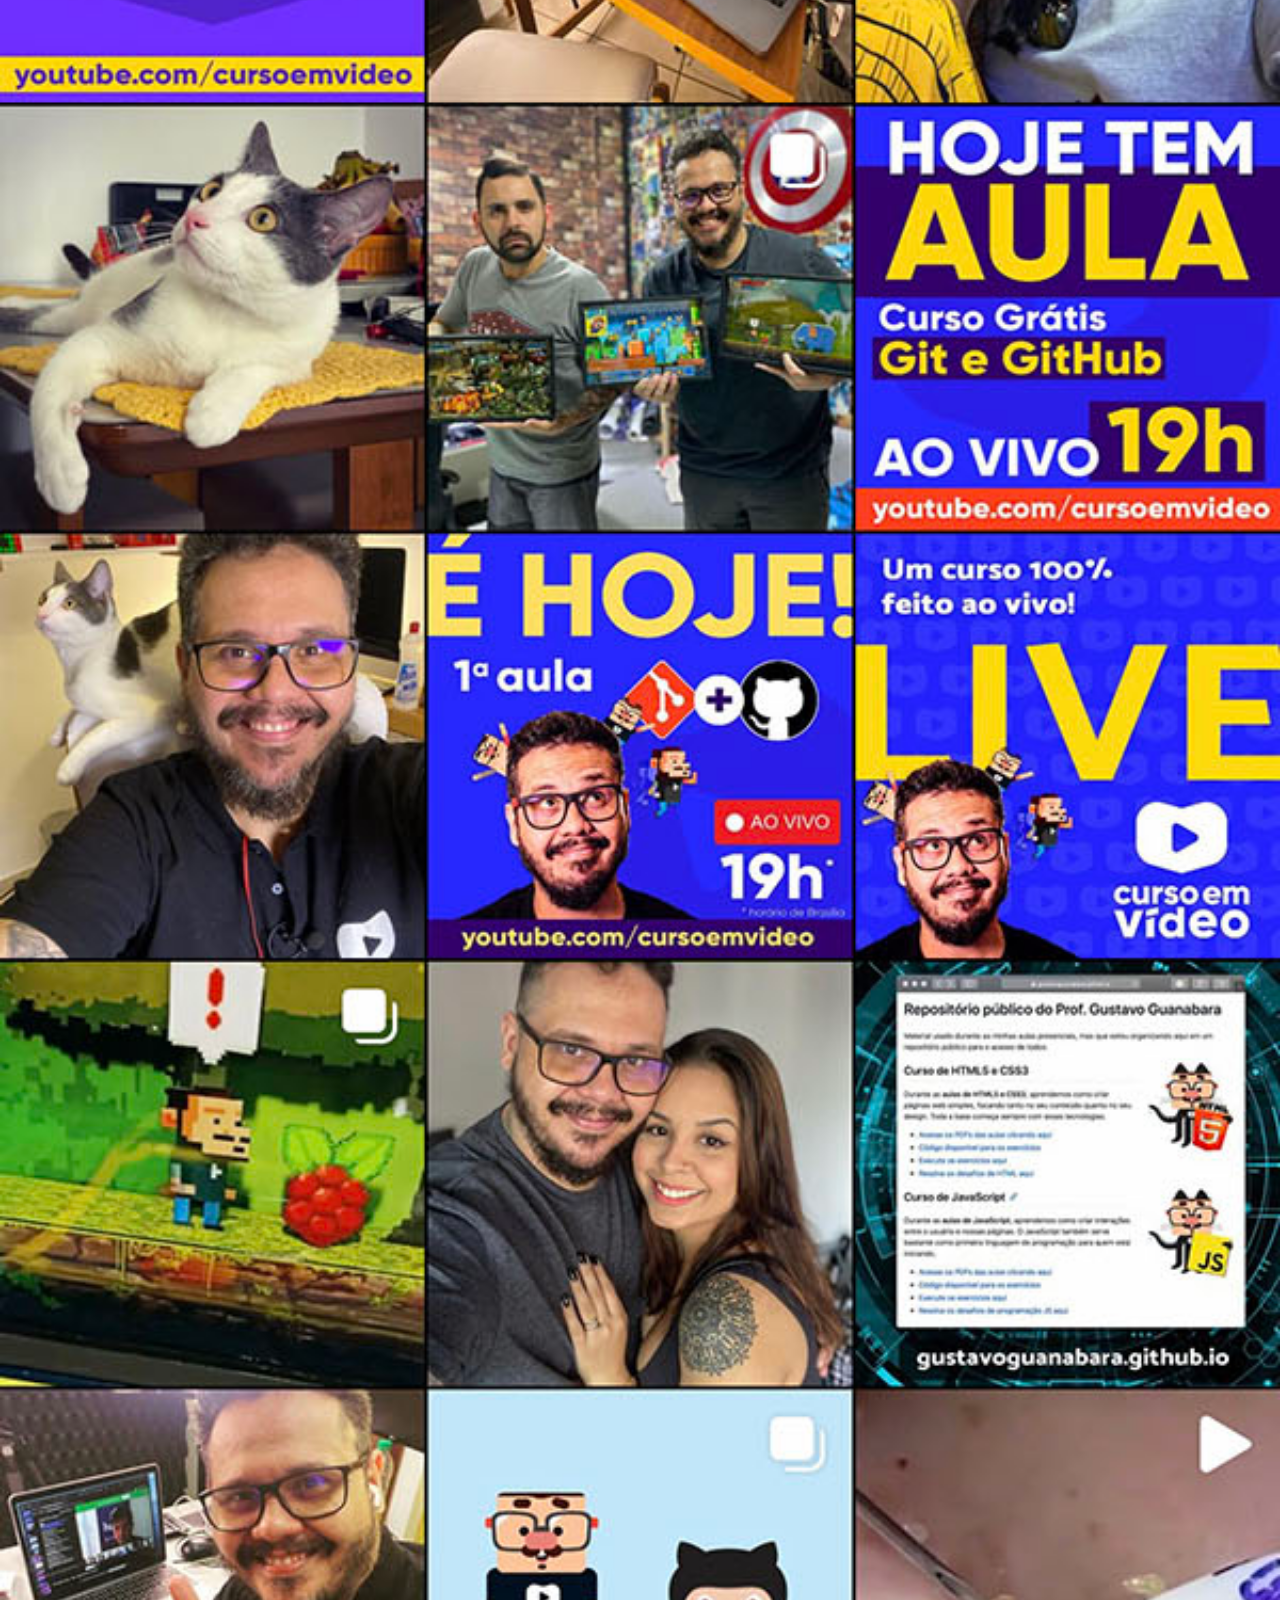
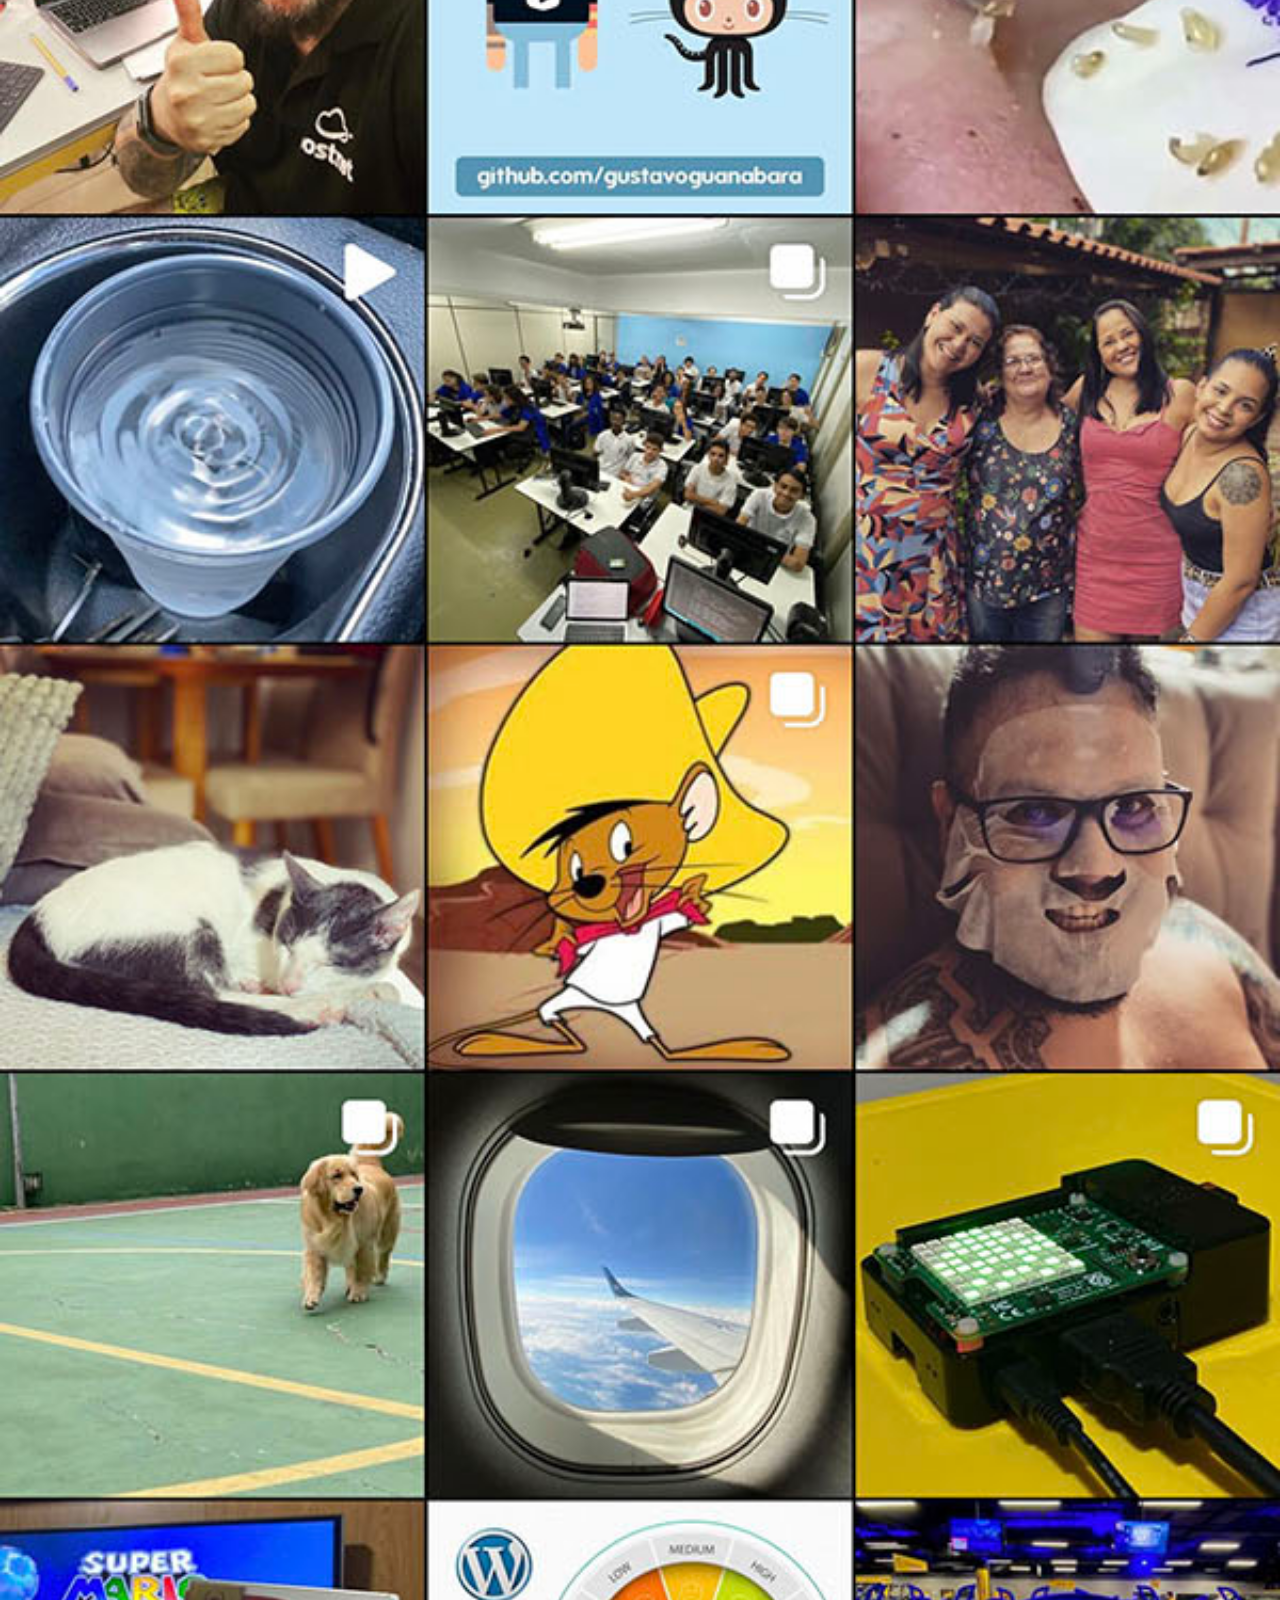
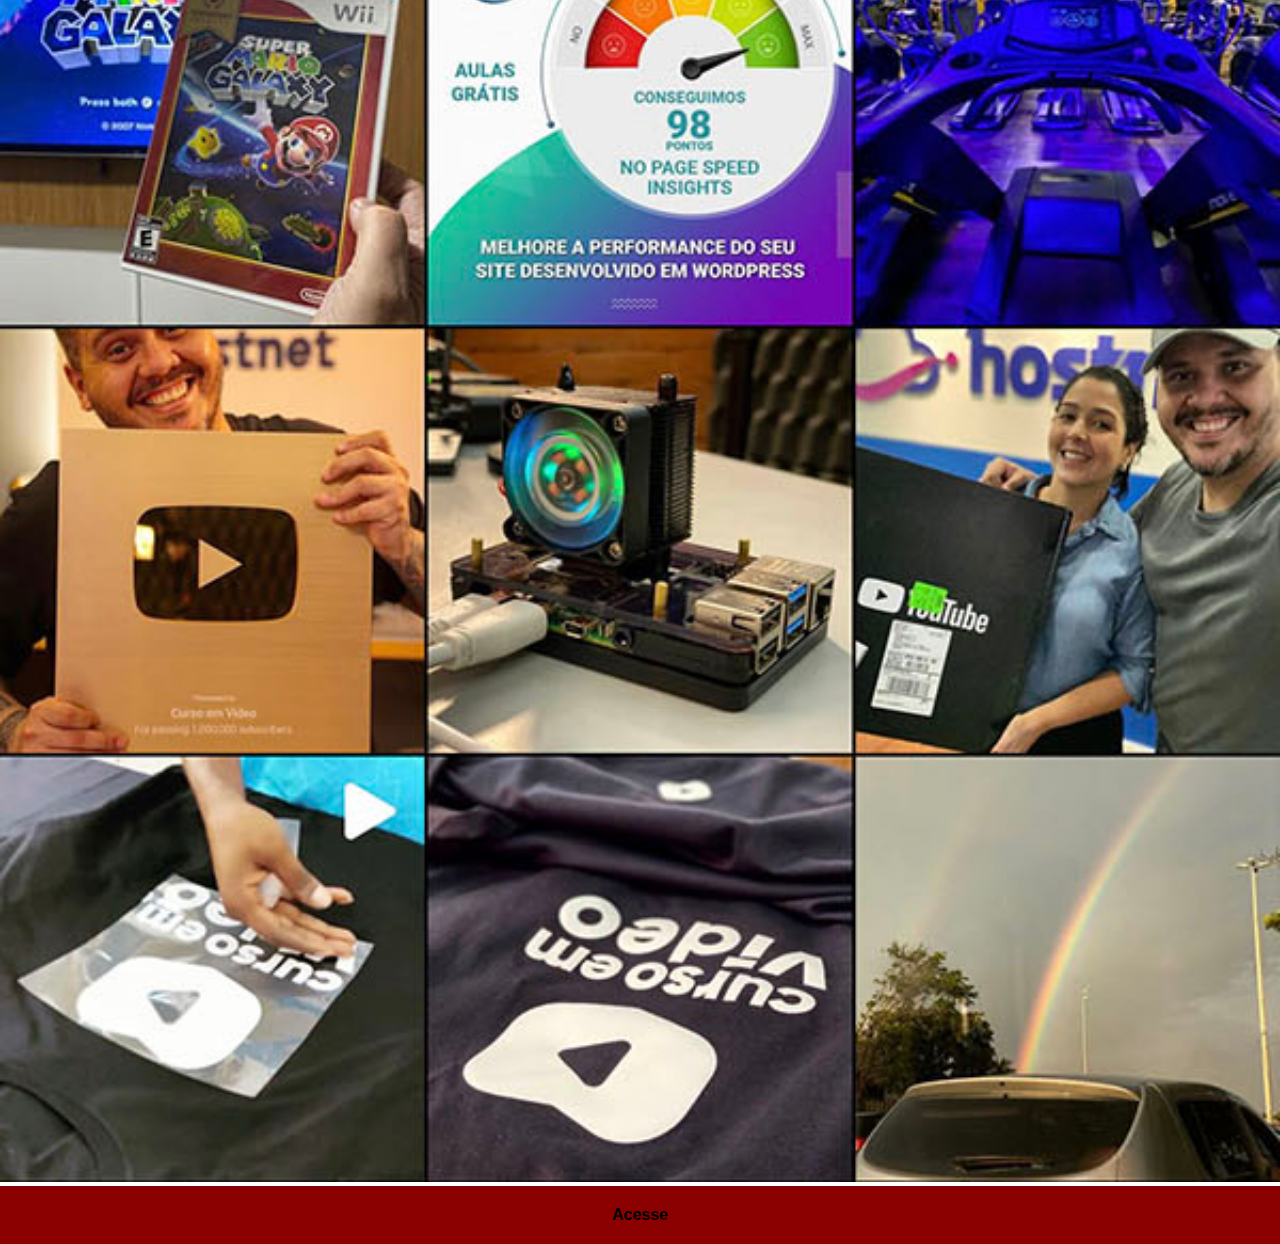
<file: insta.html>
<!DOCTYPE html>
<html lang="pt-br">
<head>
    <meta charset="UTF-8">
    <meta name="viewport" content="width=device-width, initial-scale=1.0">
    <title>Instagram</title>
    <style>
        * {
            margin: 0px;
            padding: 0px;
            font-family: Arial, Helvetica, sans-serif;
        }

        ::-webkit-scrollbar{
            width: 0px;
            height: 0px;
        }
        img {
            width: 100vw;
        }

        a {
            display: block; /*para que o acesse pareça em baixo*/
            background-color: darkred;
            padding: 20px;
            text-align: center;
            font-weight: bolder;
            text-decoration: none;
            color: black;
        }
    </style>
</head>
<body>
    <img src="imagens/tela-instagram.jpg" alt="Instagram">
    <a href="https://www.instagram.com/gustavoguanabara/">Acesse</a>
</body>
</html>
</file>
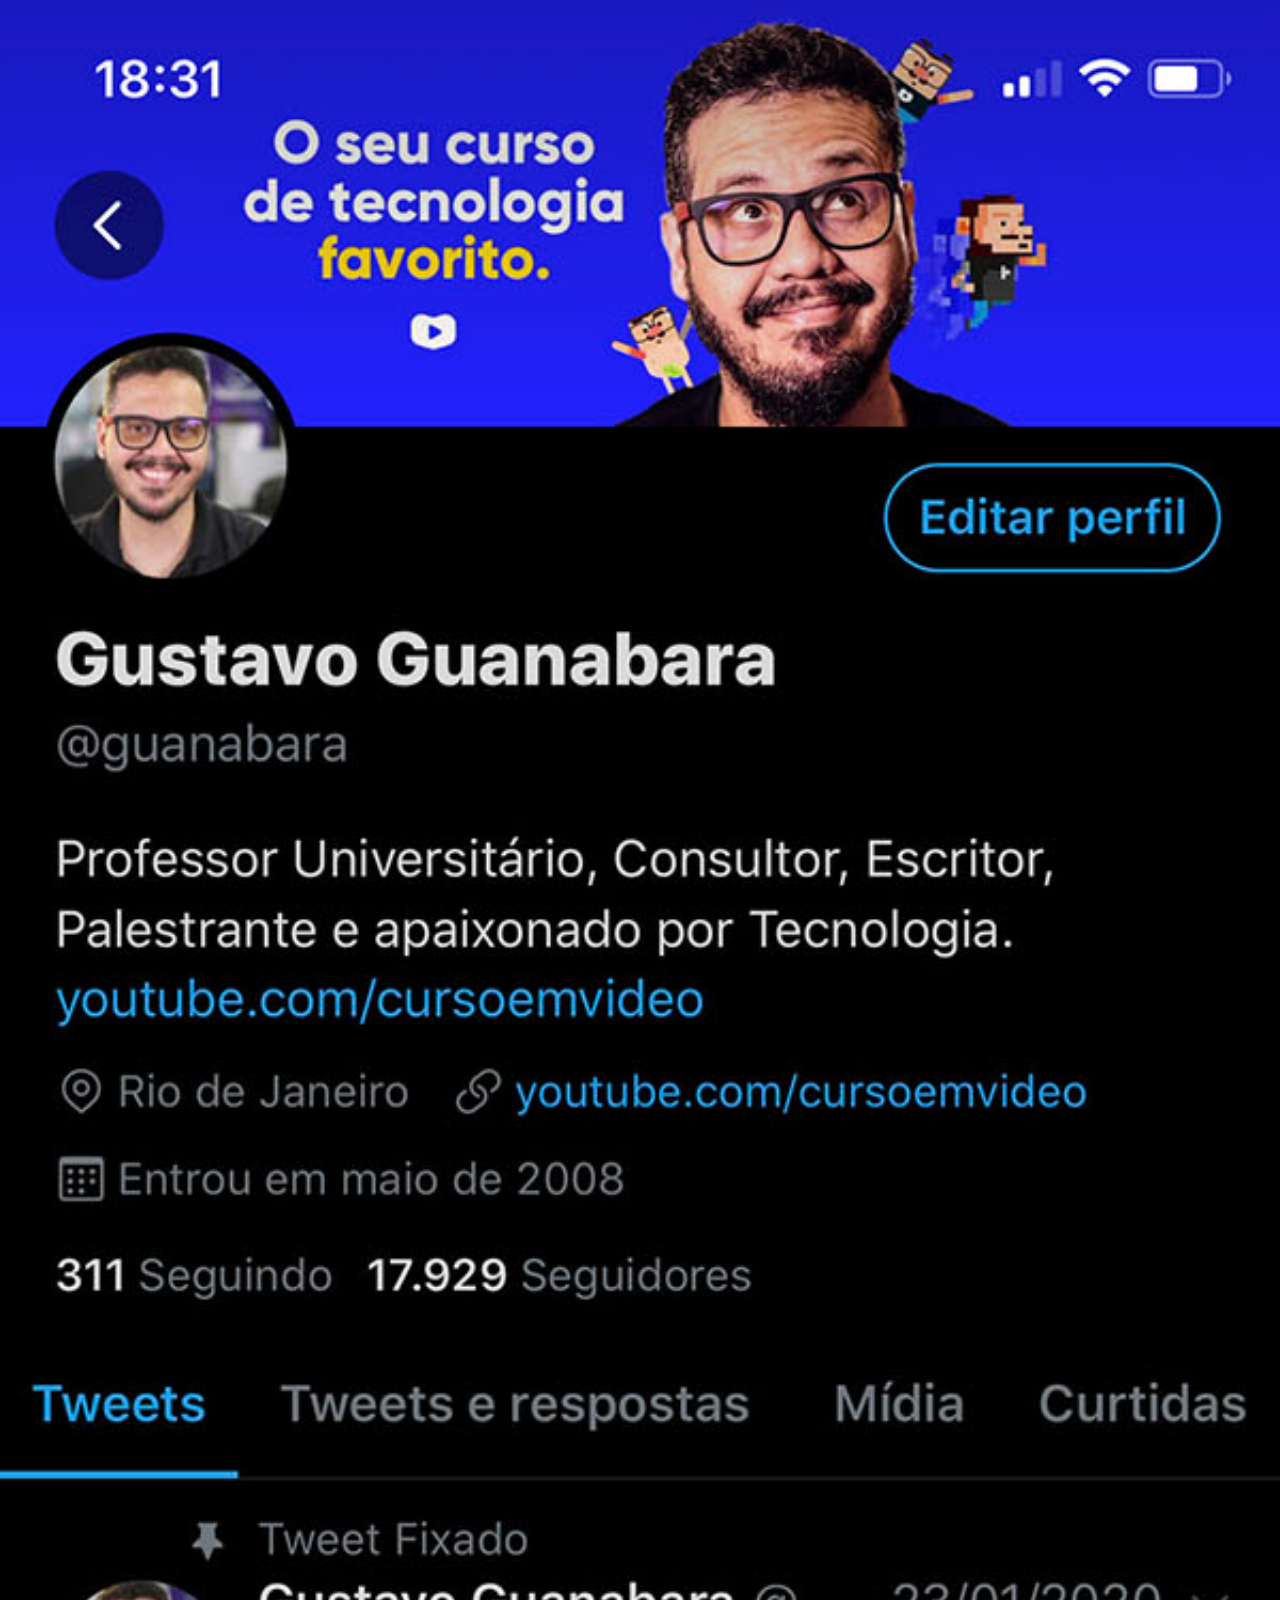
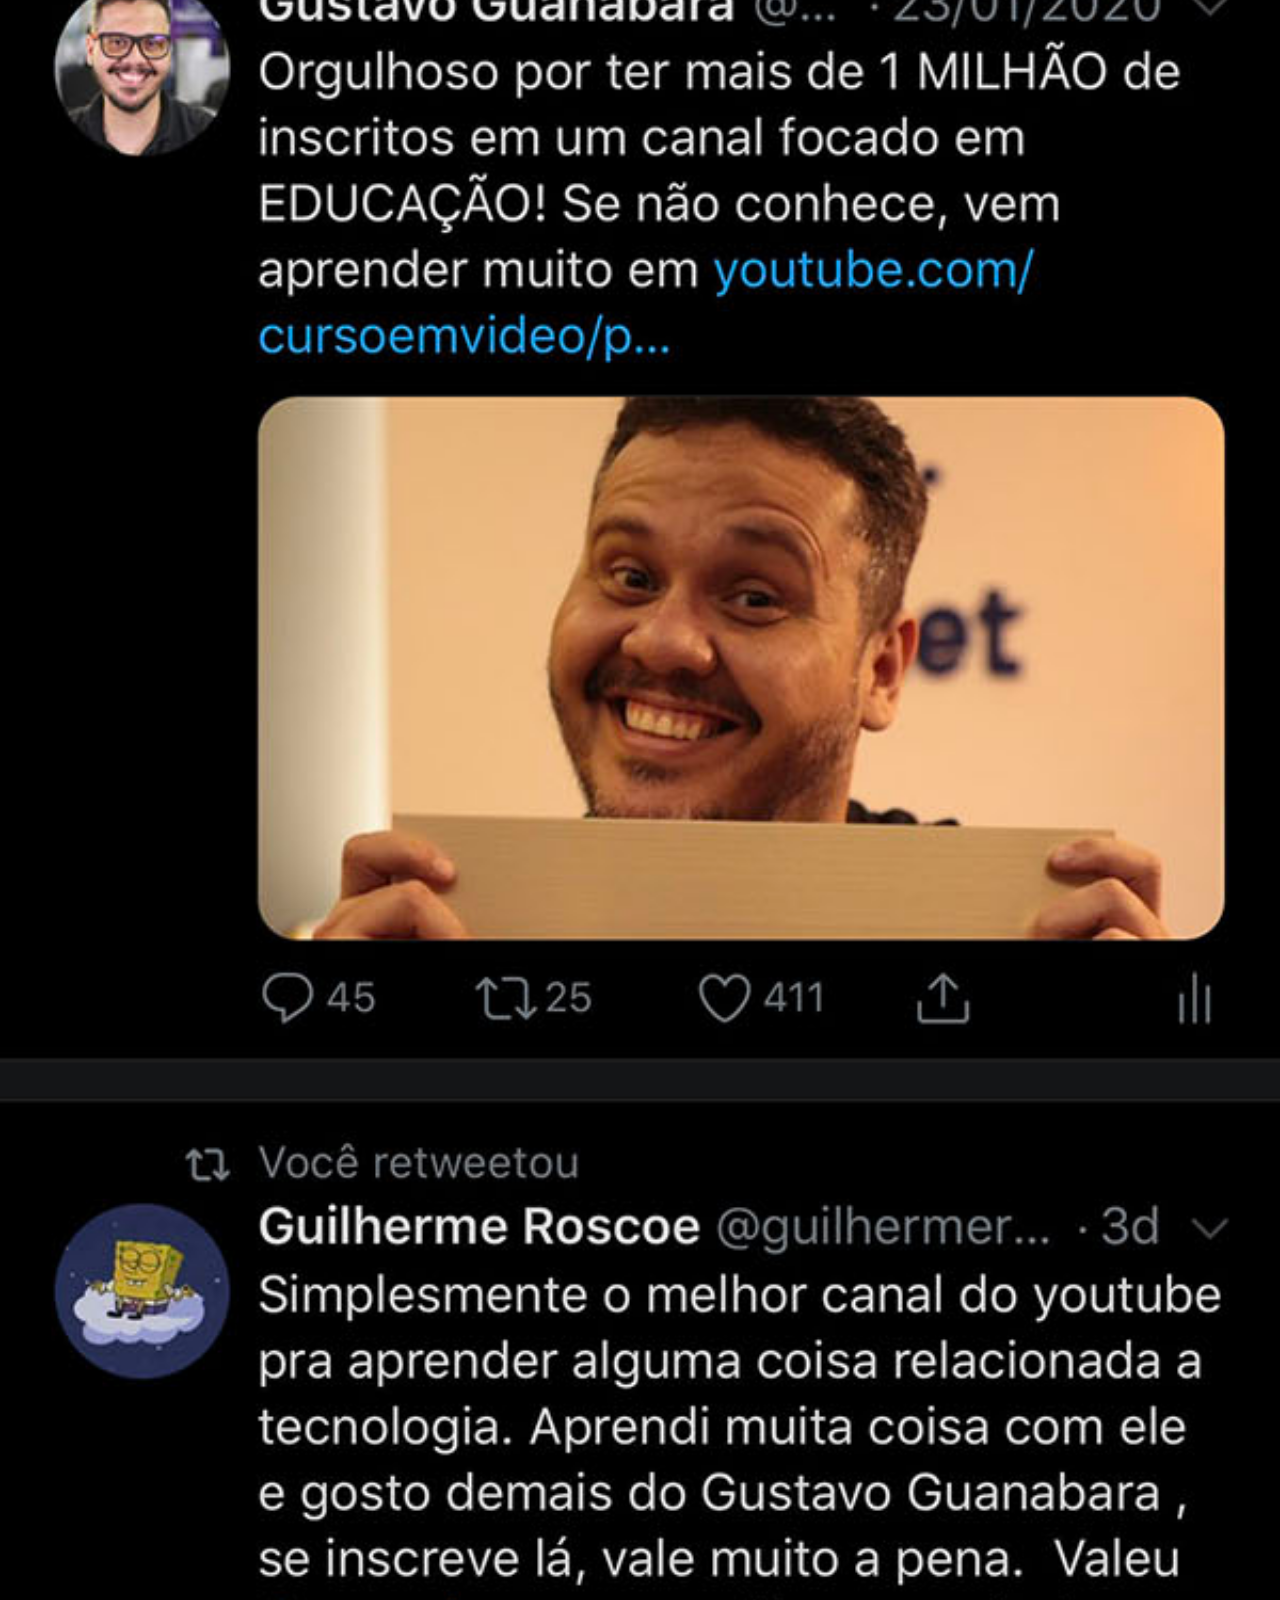
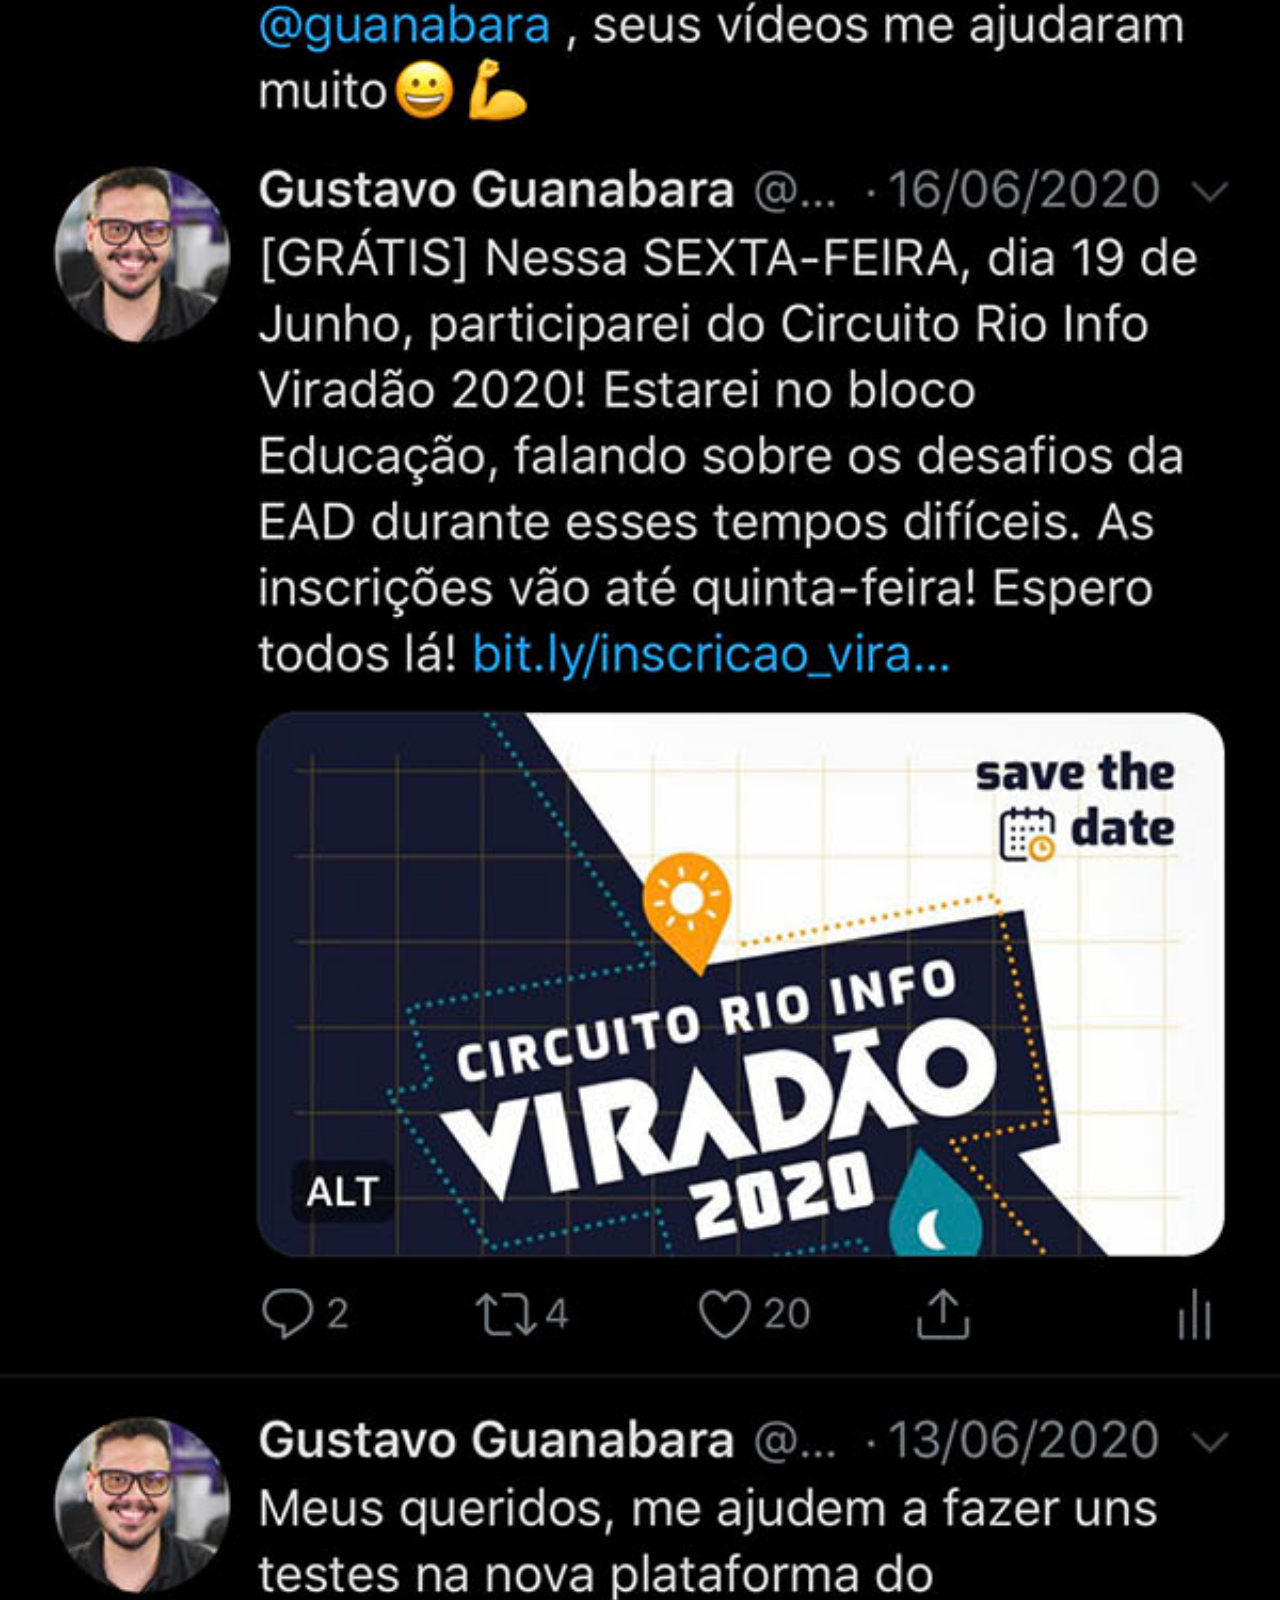
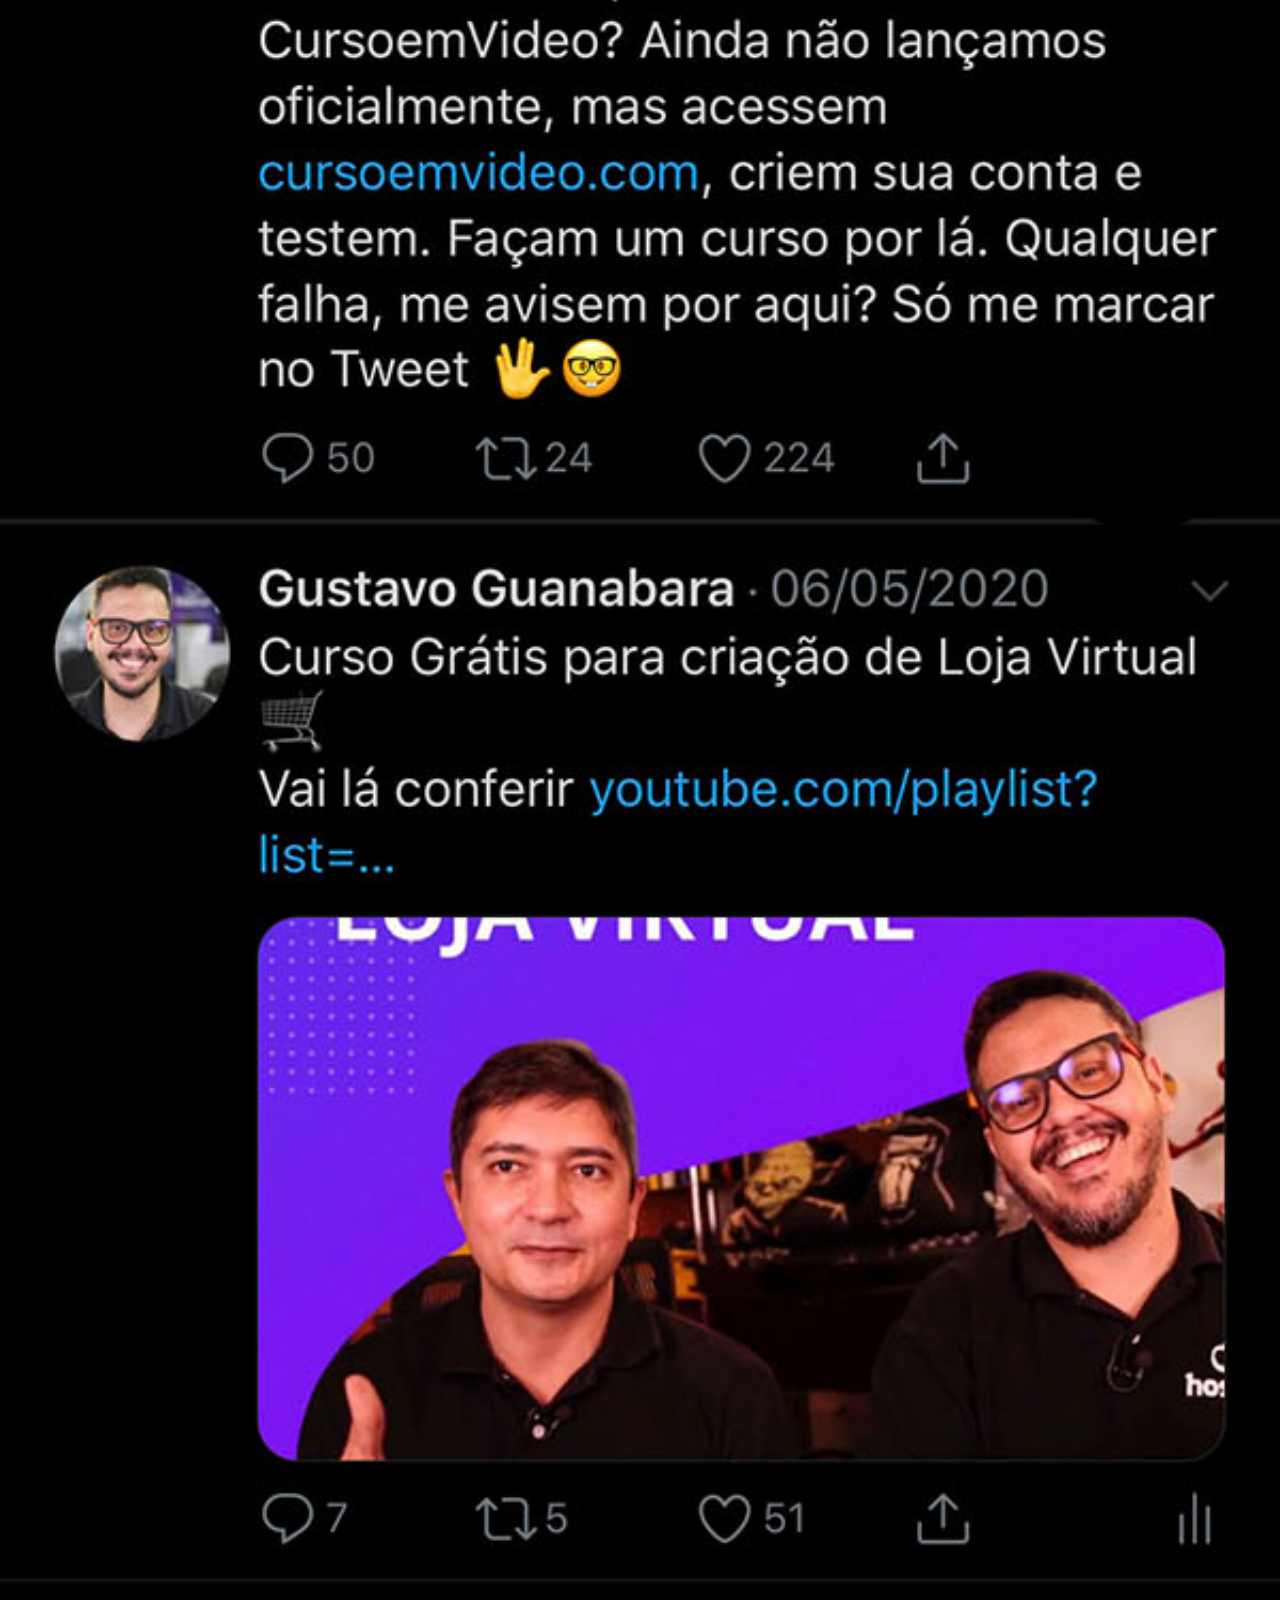
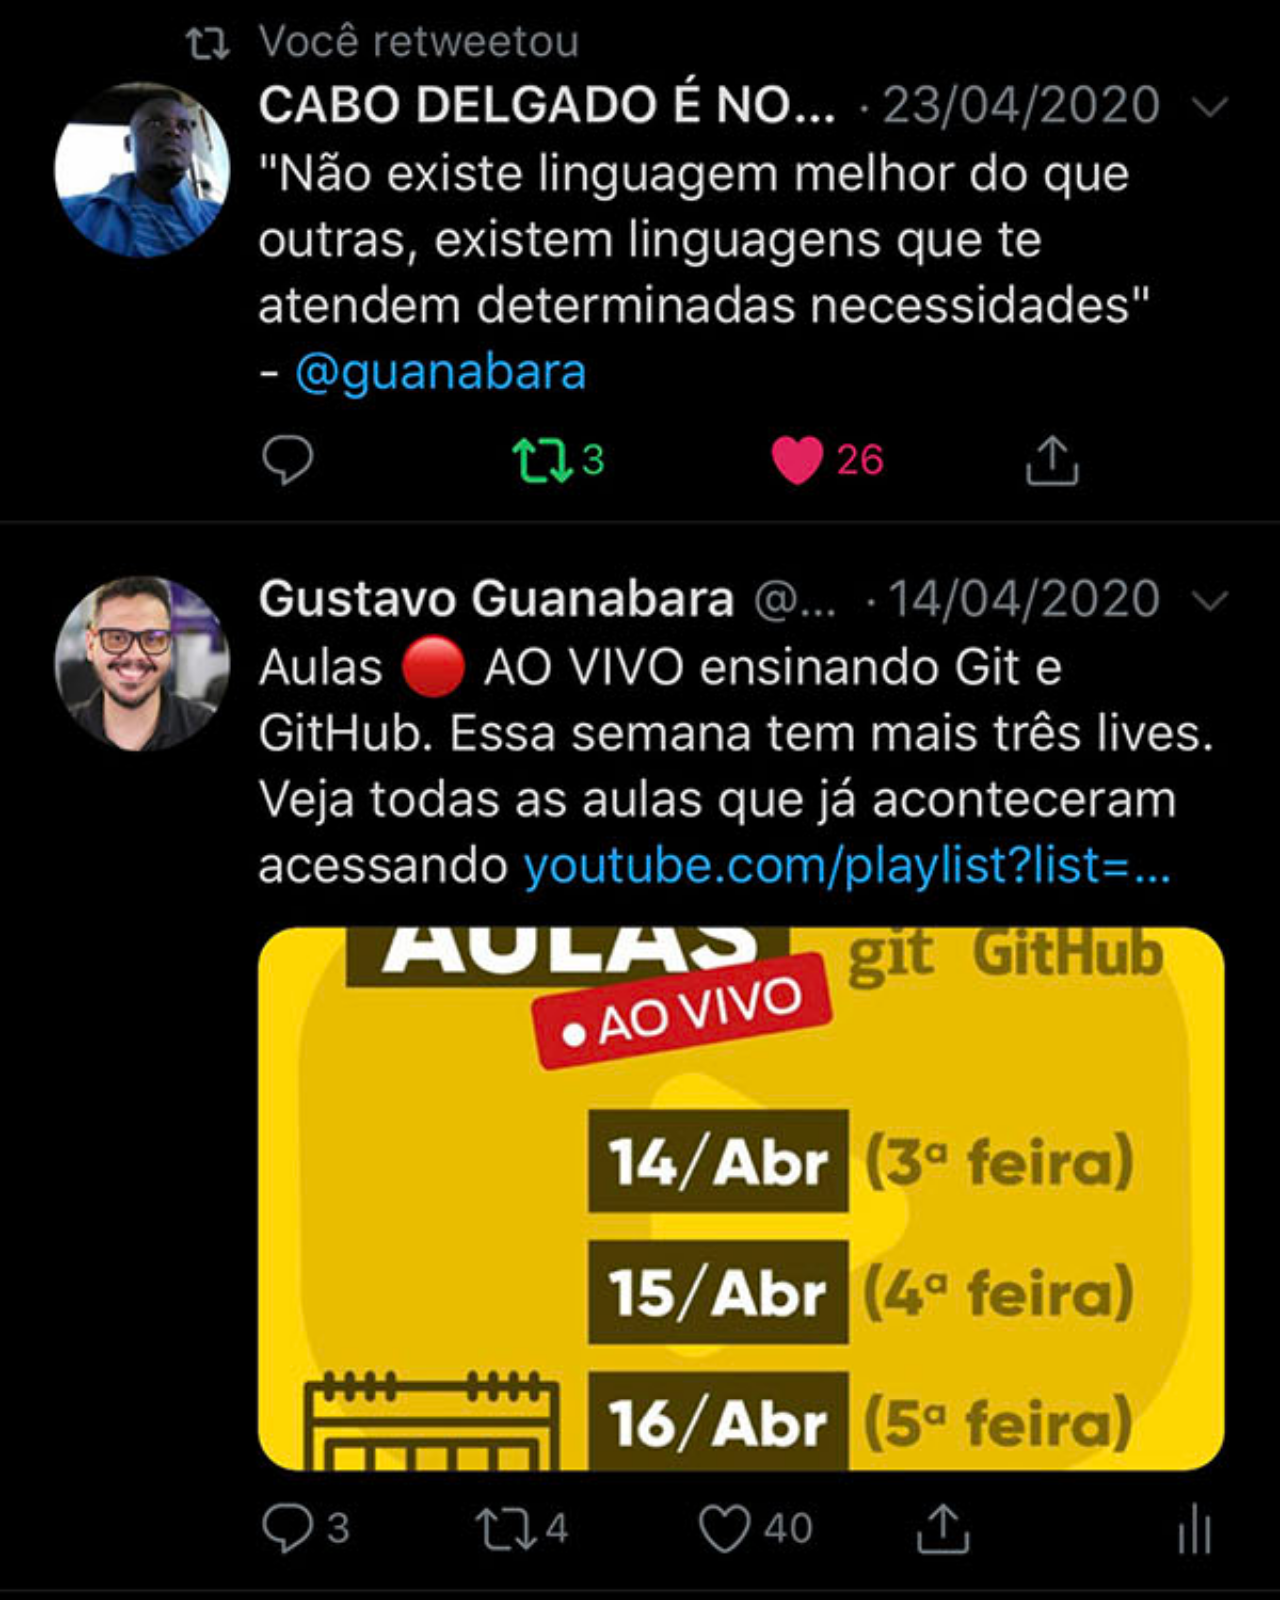
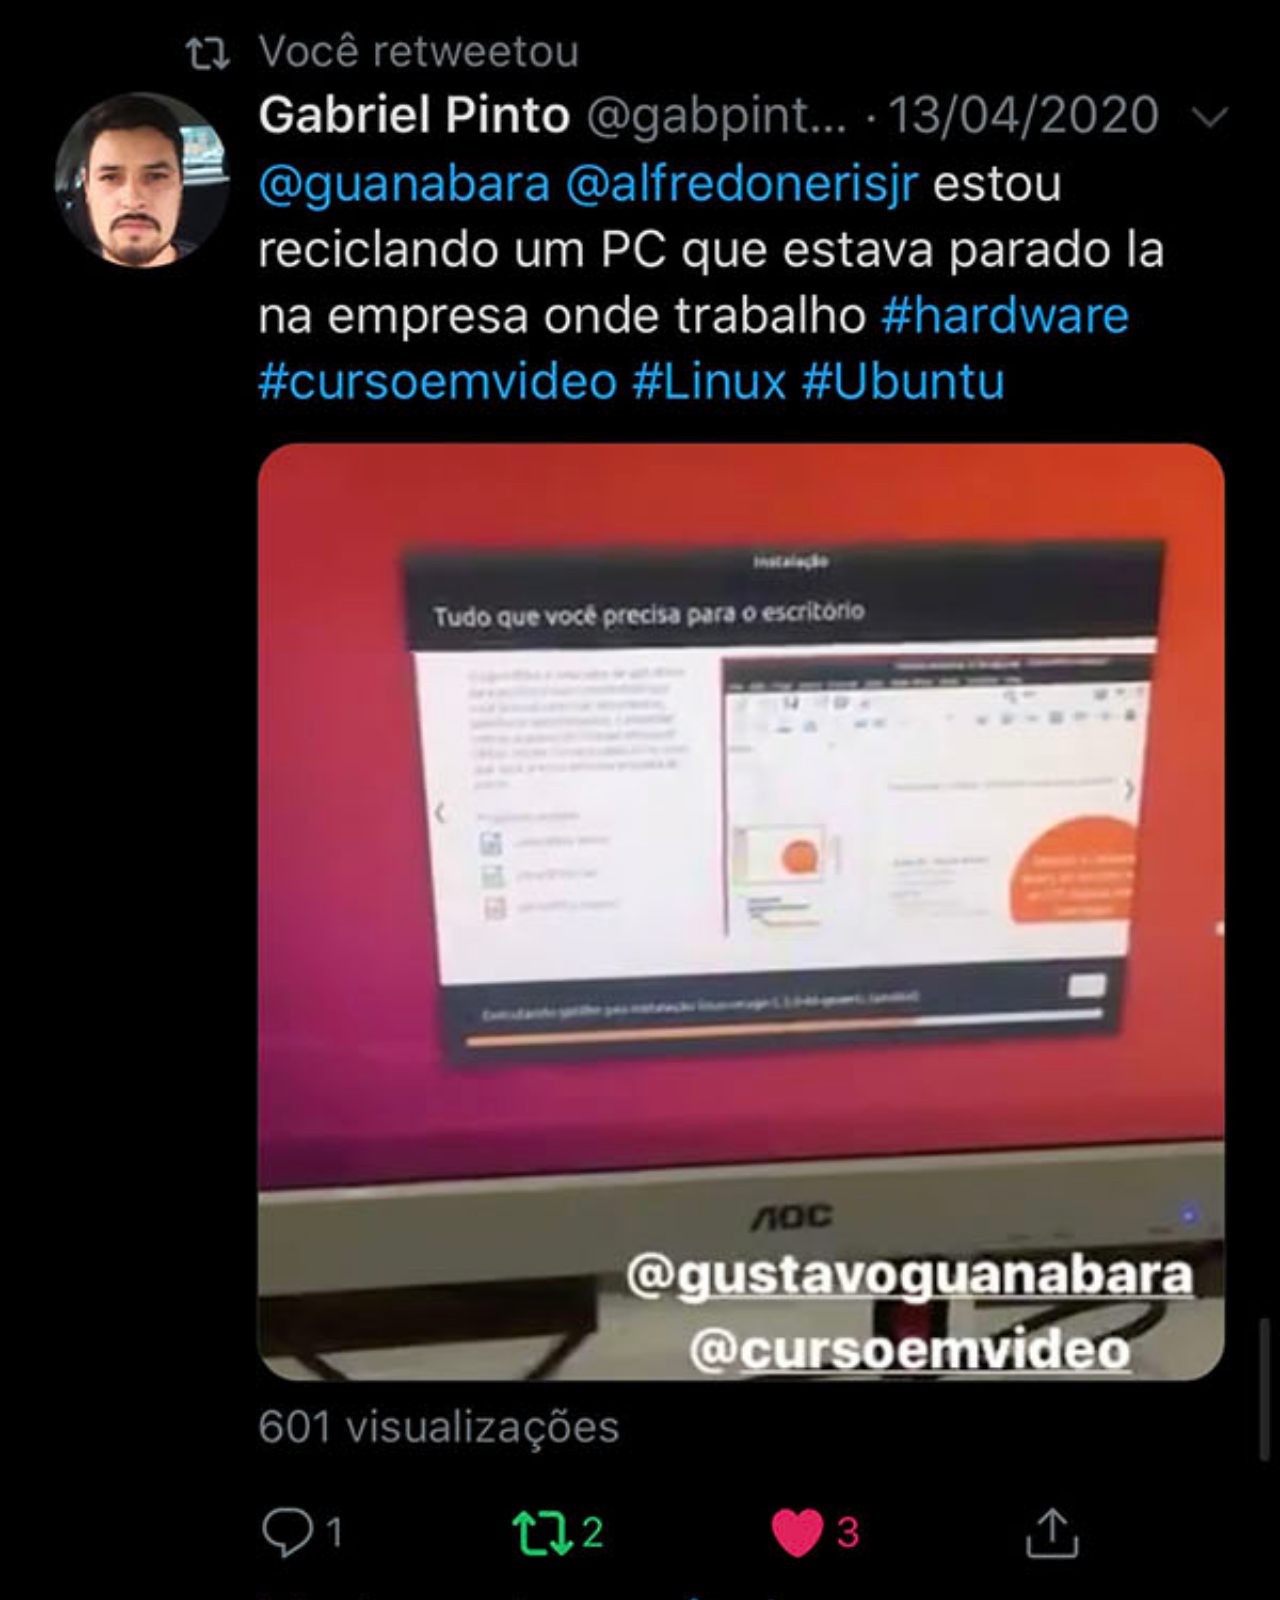
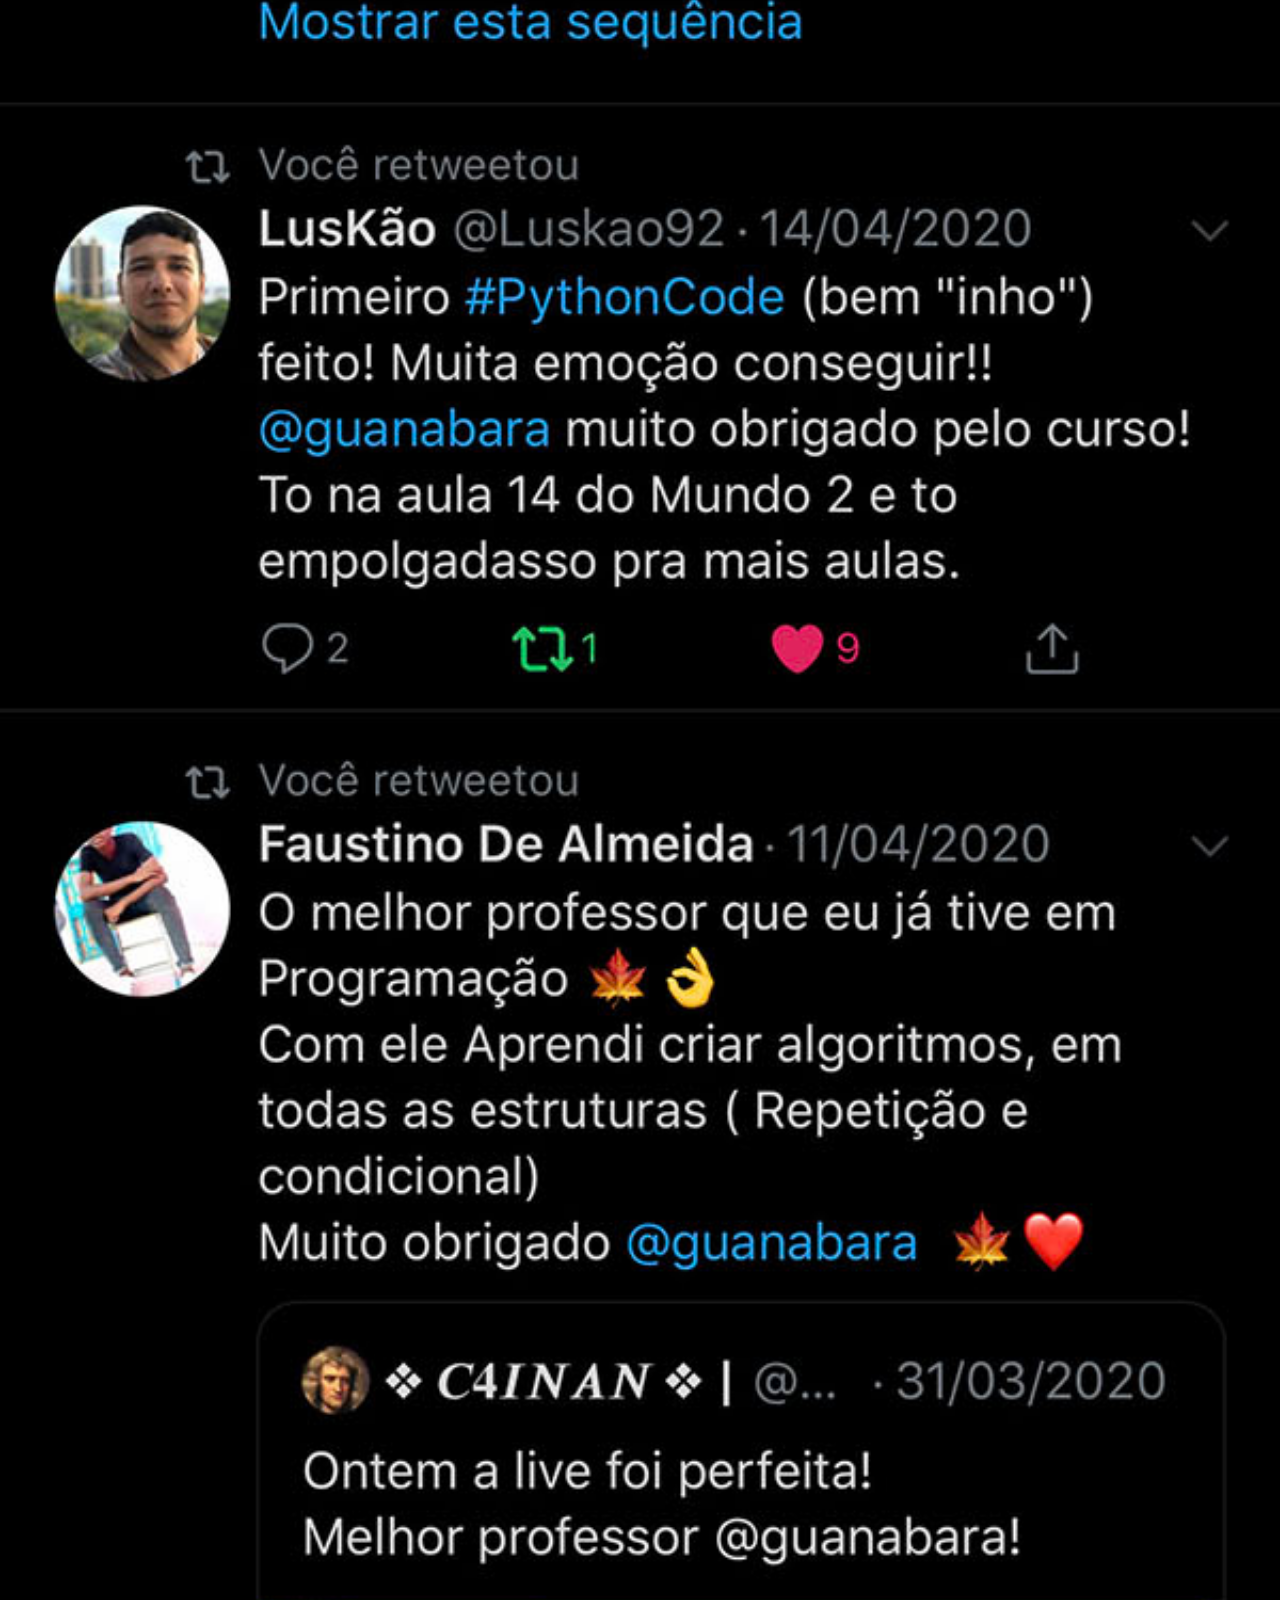
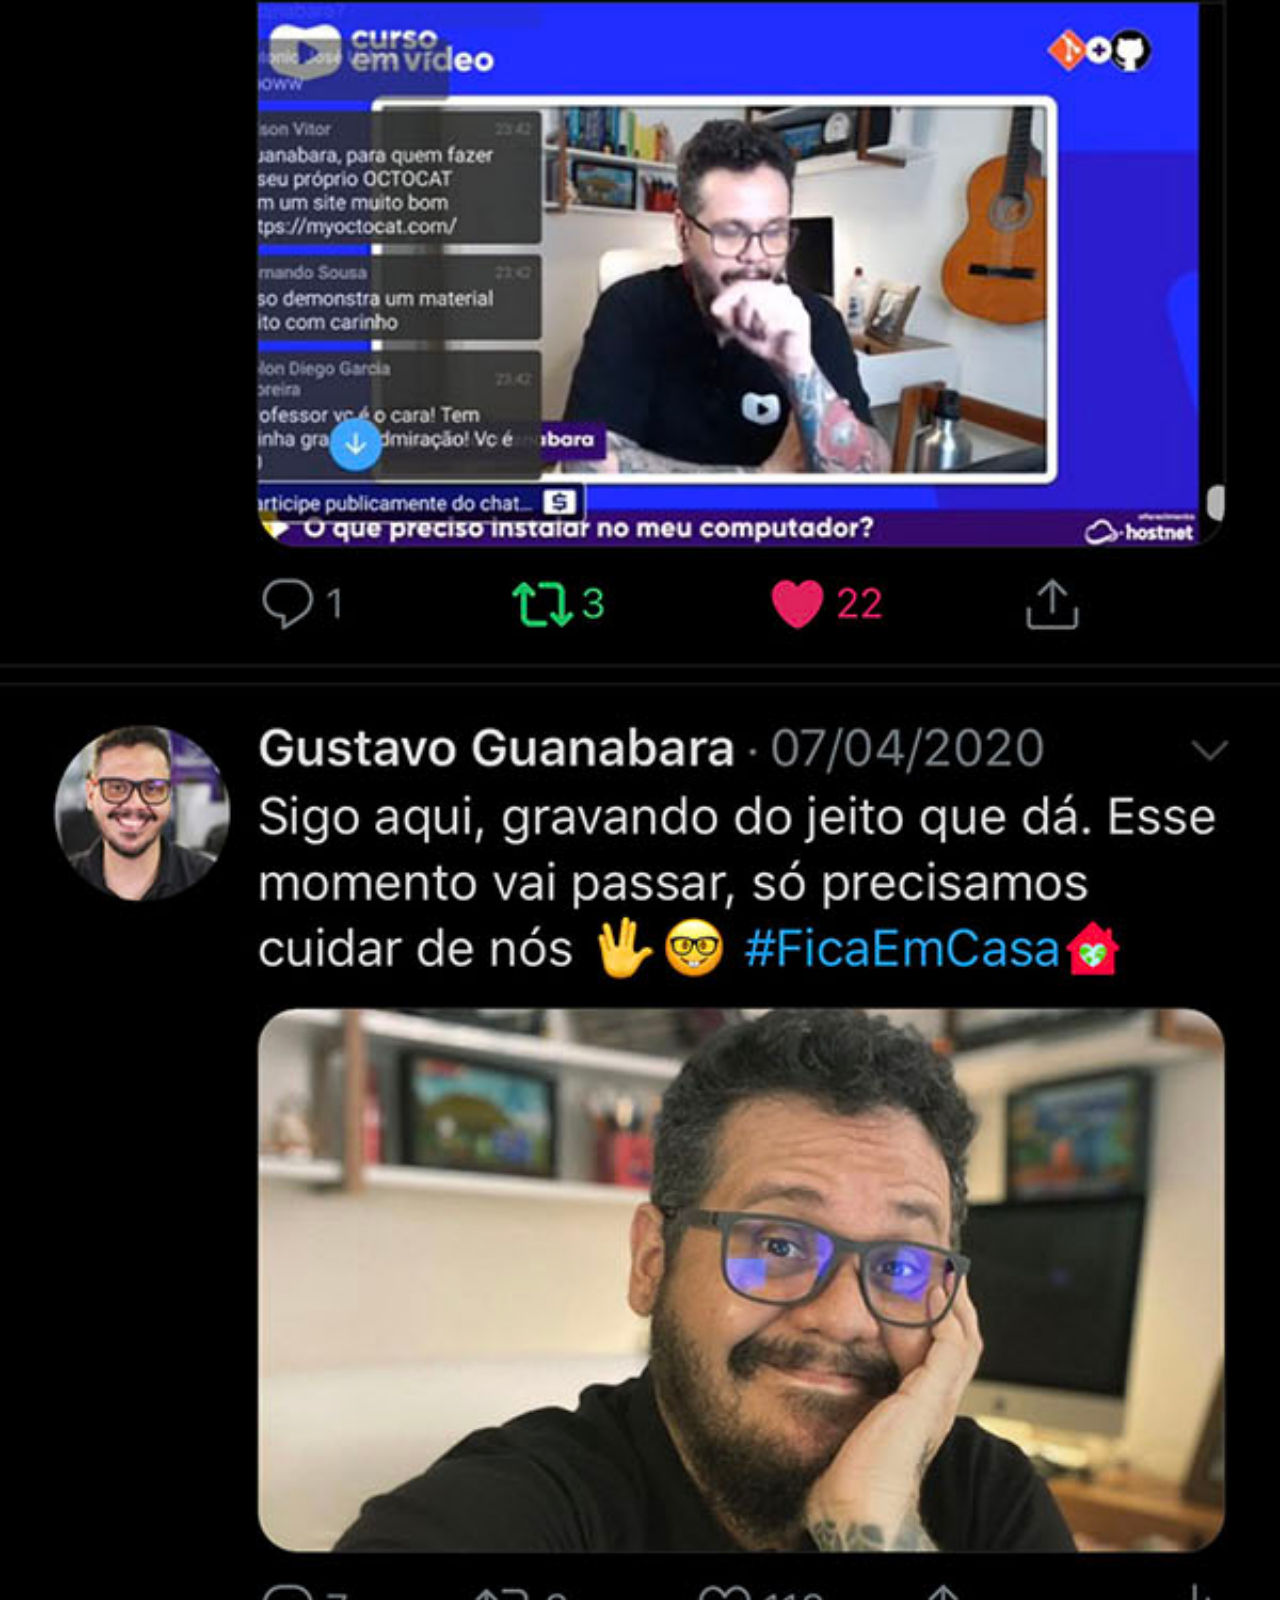
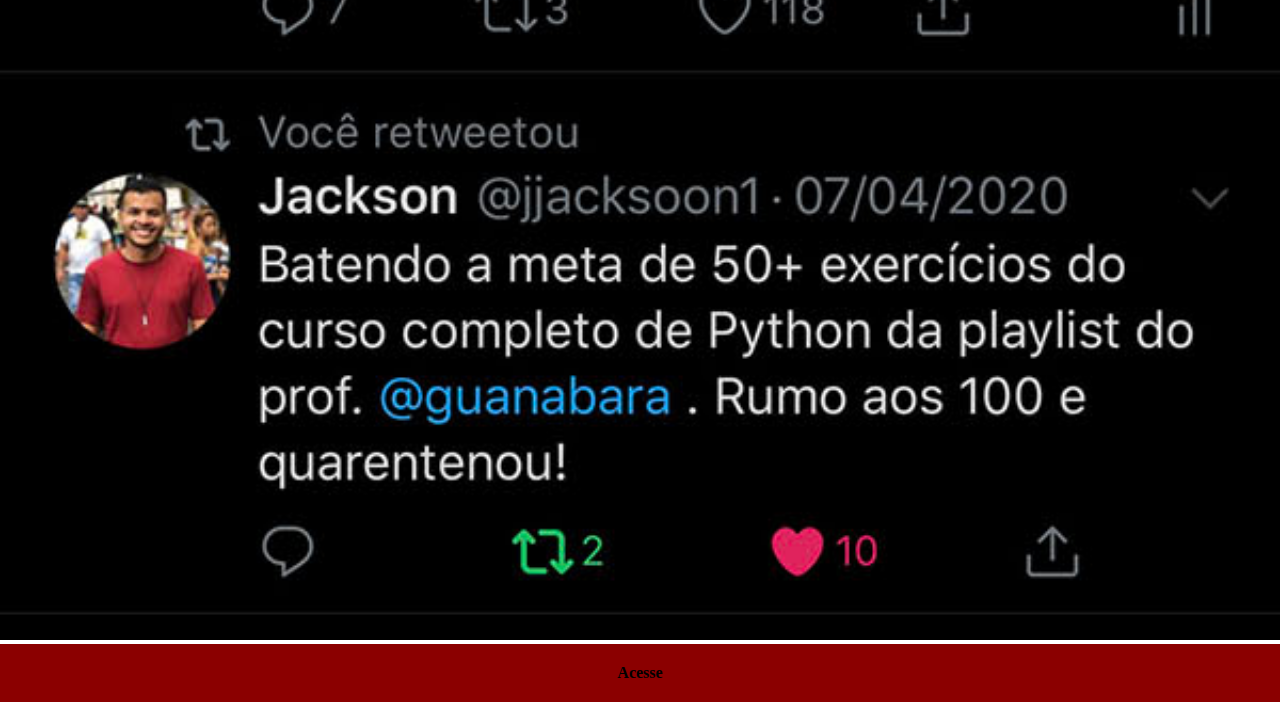
<file: twitter.html>
<!DOCTYPE html>
<html lang="en">
<head>
    <meta charset="UTF-8">
    <meta name="viewport" content="width=device-width, initial-scale=1.0">
    <title>Twitter</title>
    <style>
    *{
        margin: 0px;
        padding: 0px;
    }

    ::-webkit-scrollbar{
        width: 0px;
        height: 0px;
    }

    img {
         width: 100vw;
    }

    a{
        display: block;
        color: black;
        background-color: darkred;
        padding: 20px;
        text-align: center;
        text-decoration: none;
        font-weight: bolder;
    }
    </style>
</head>
<body>
    <img src="imagens/tela-twitter.jpg" alt="Twitter">
    <a href="https://twitter.com/guanabara" target="_blank">Acesse</a>
</body>
</html>
</file>
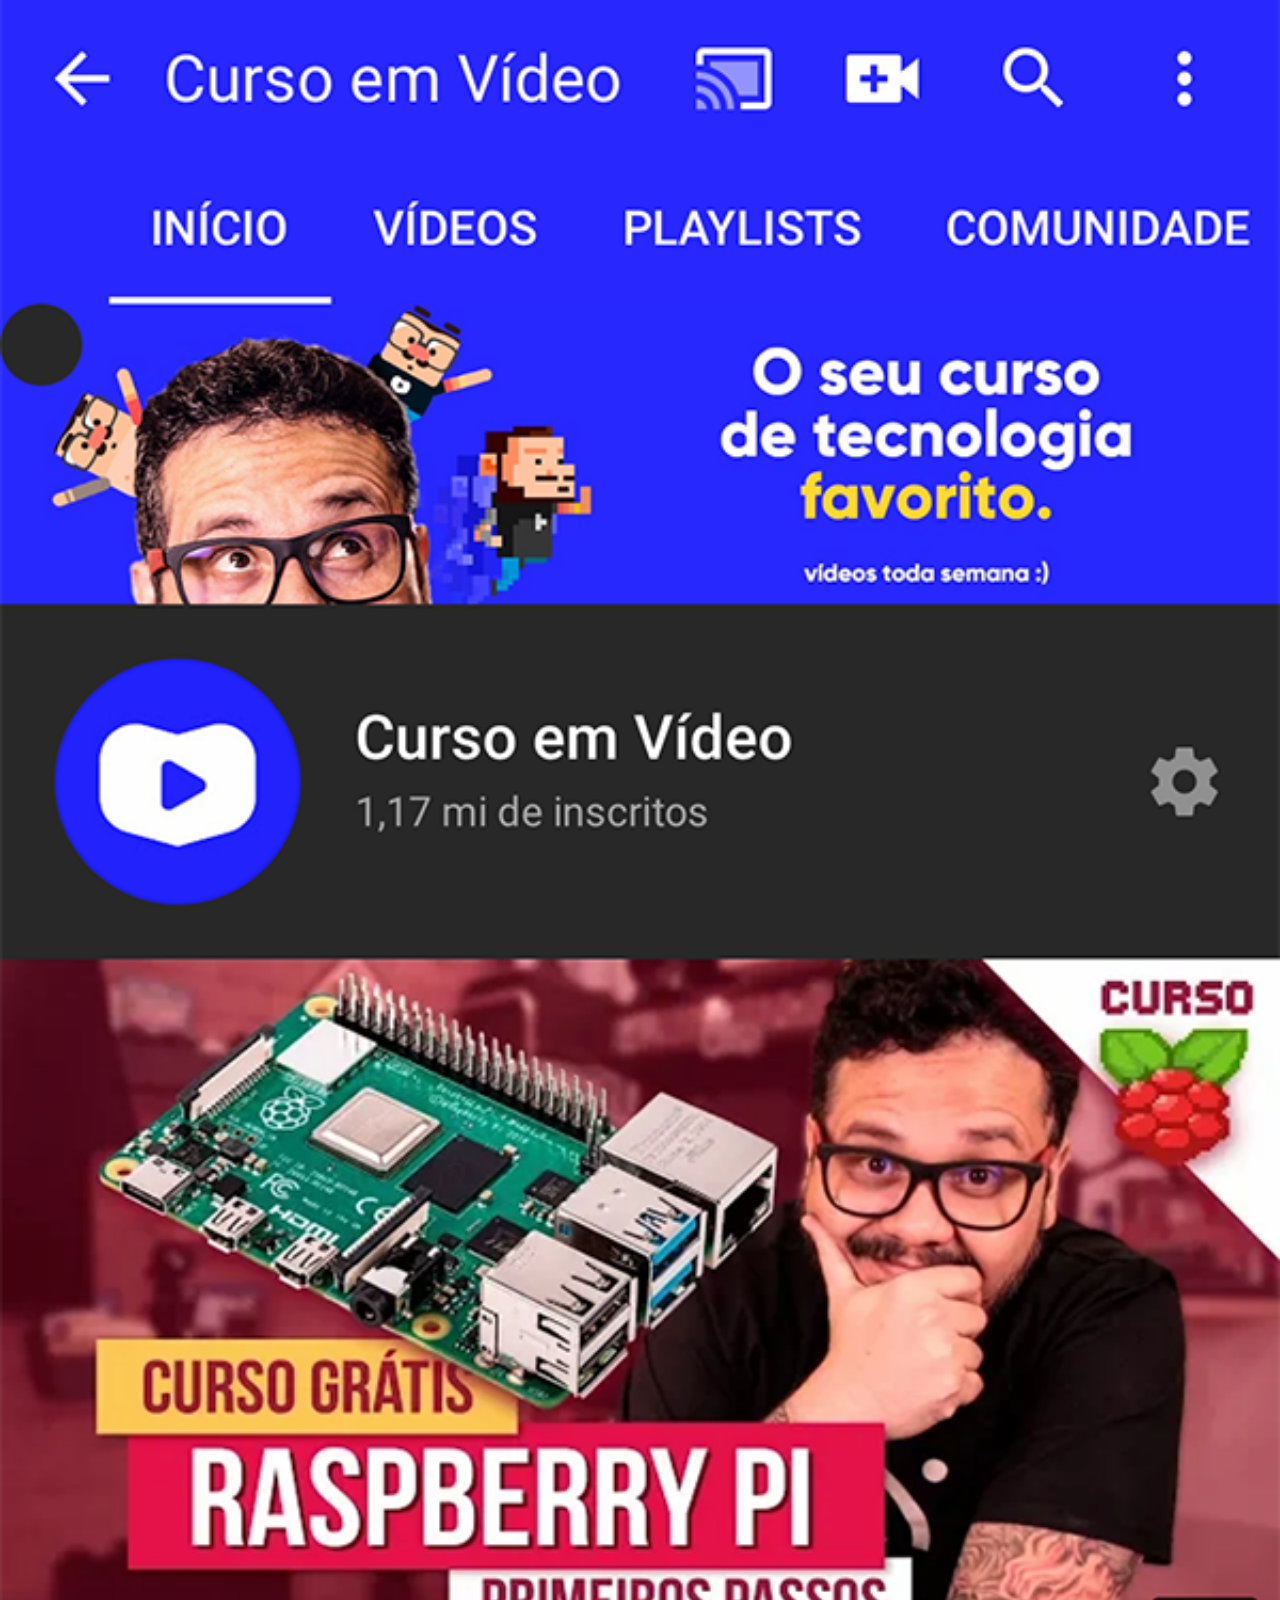
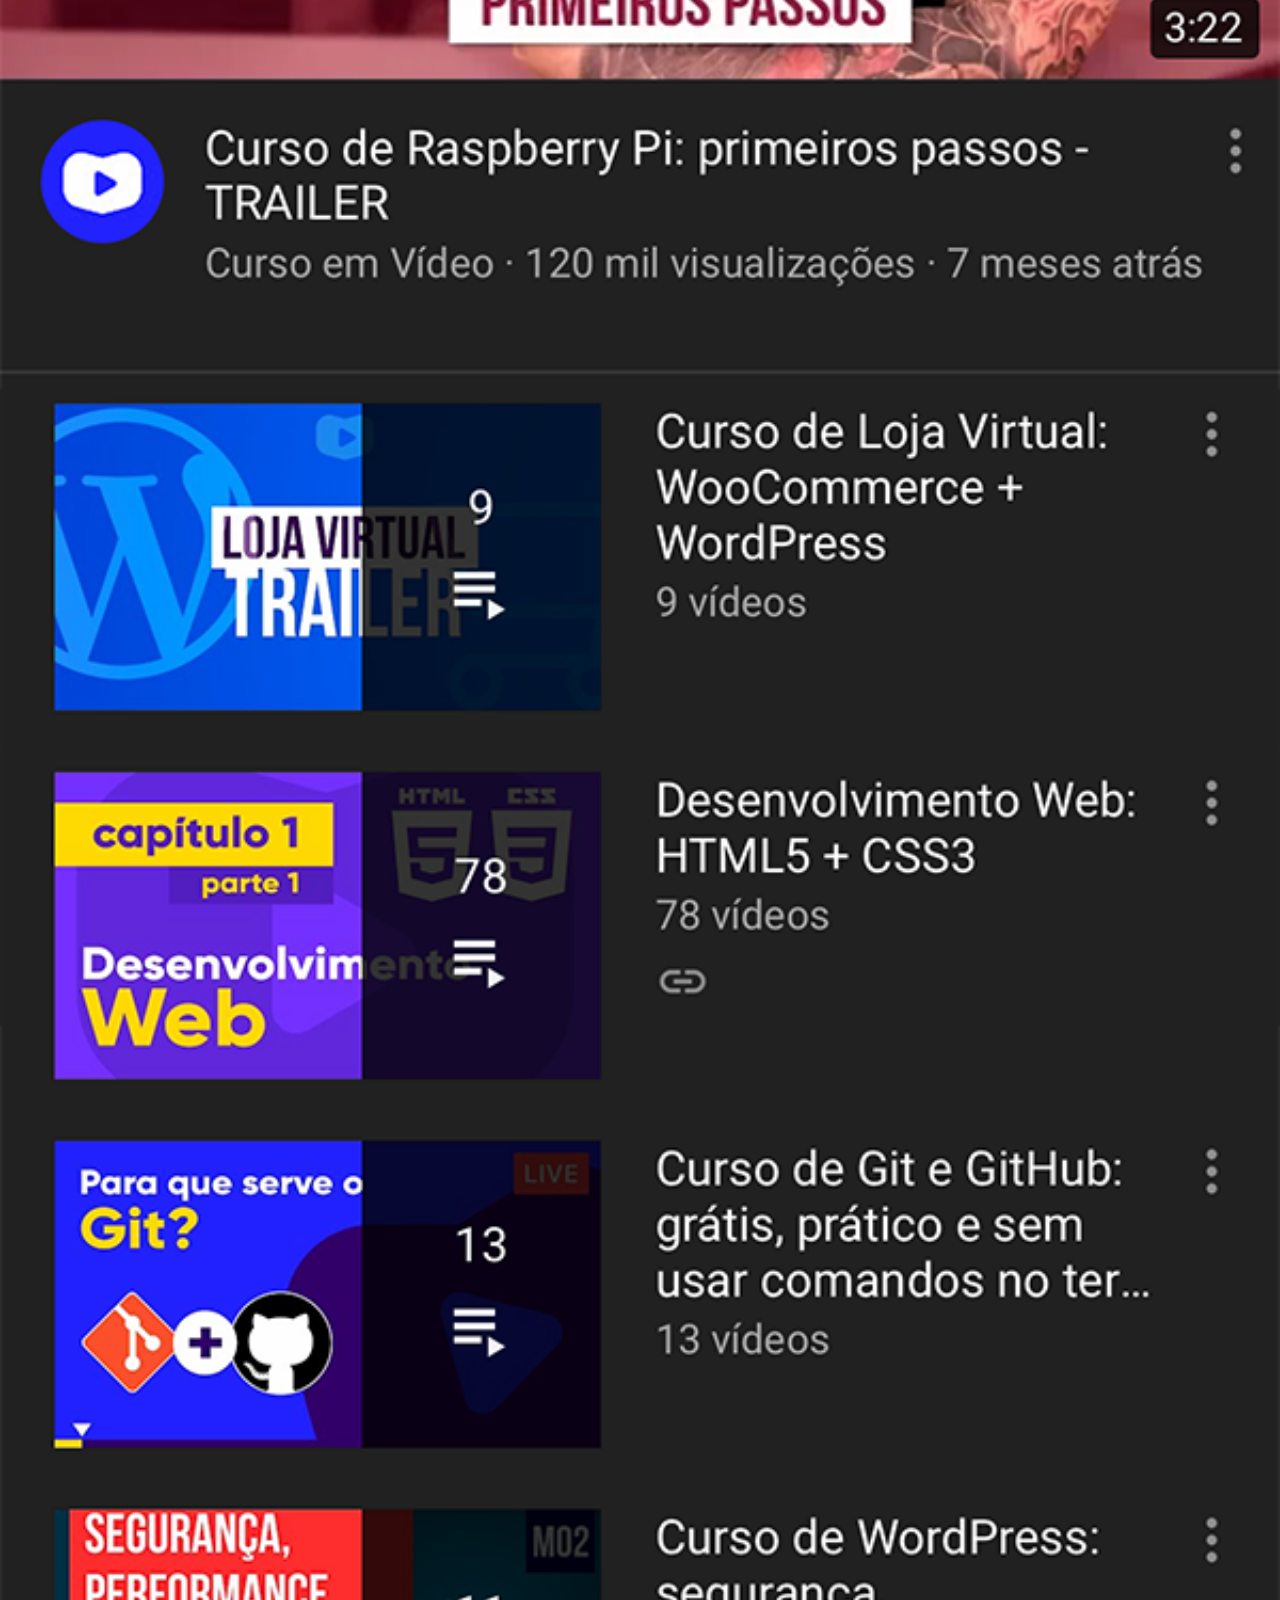
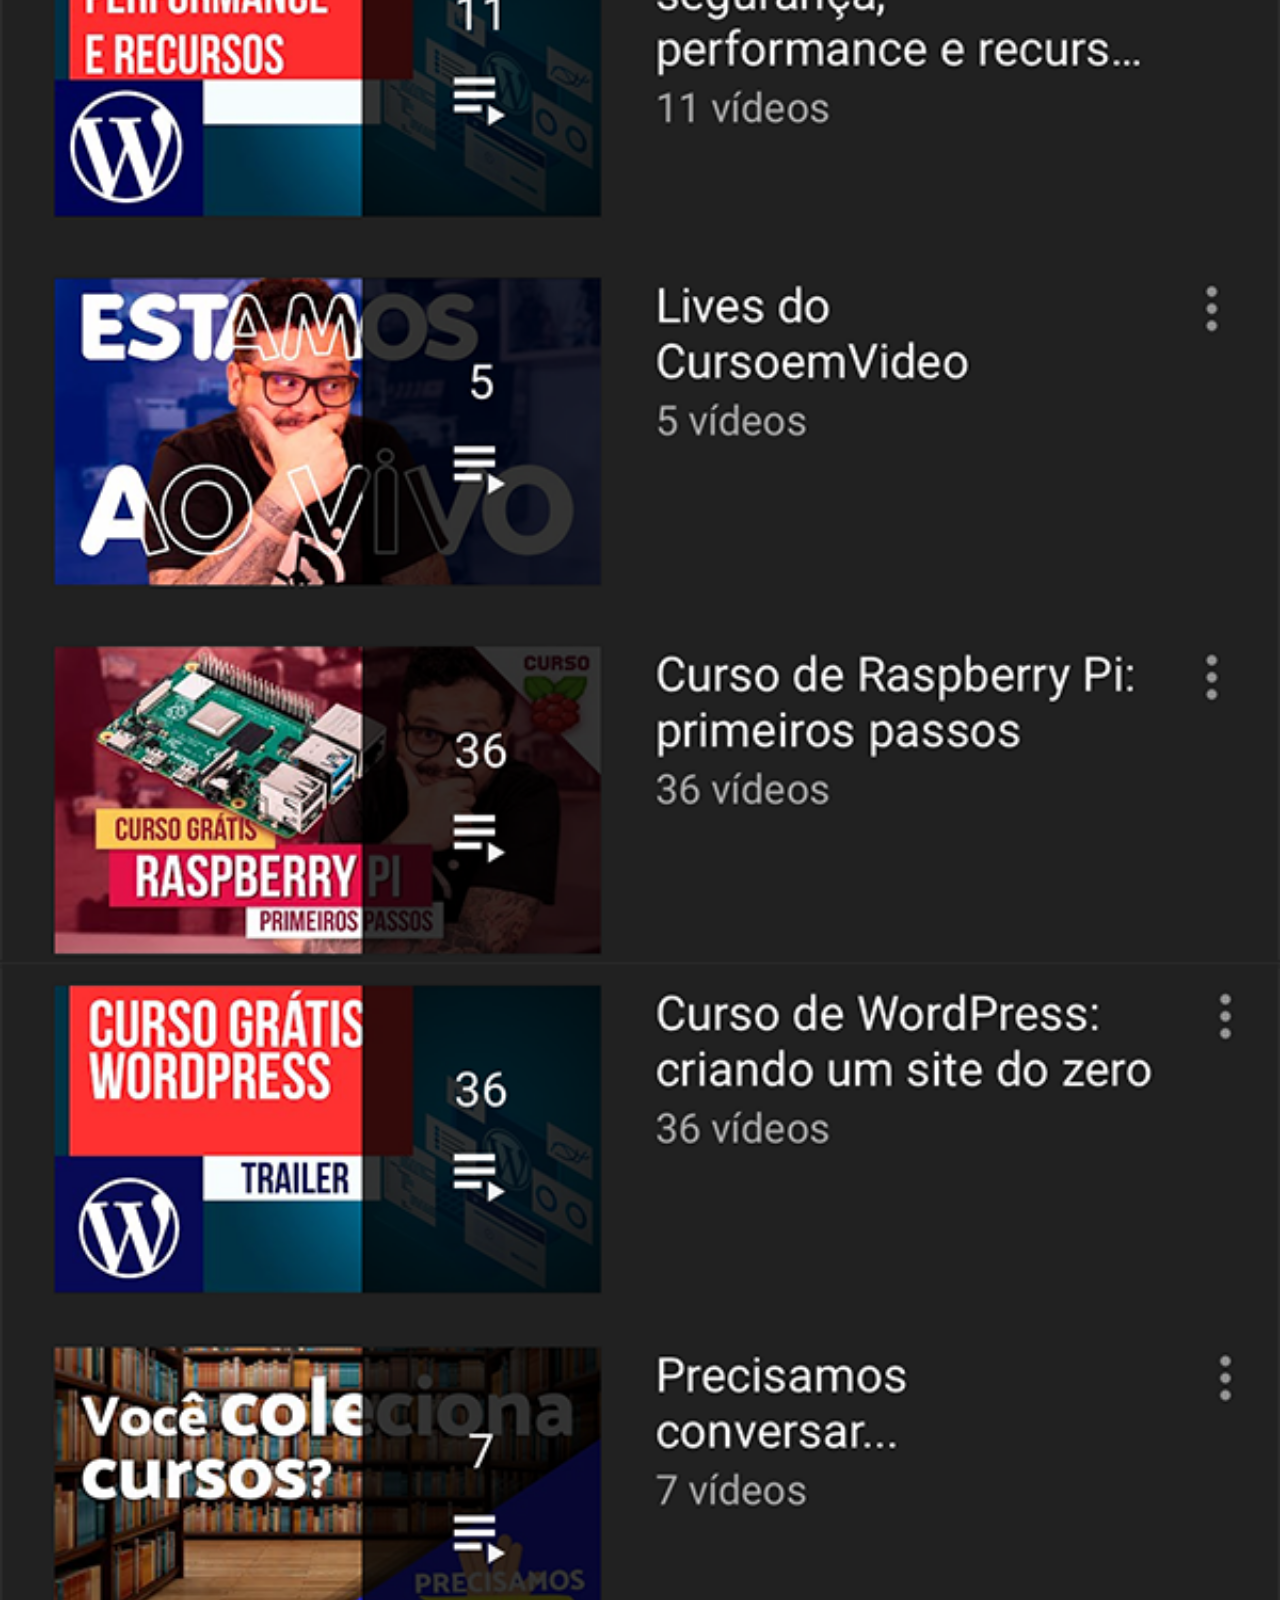
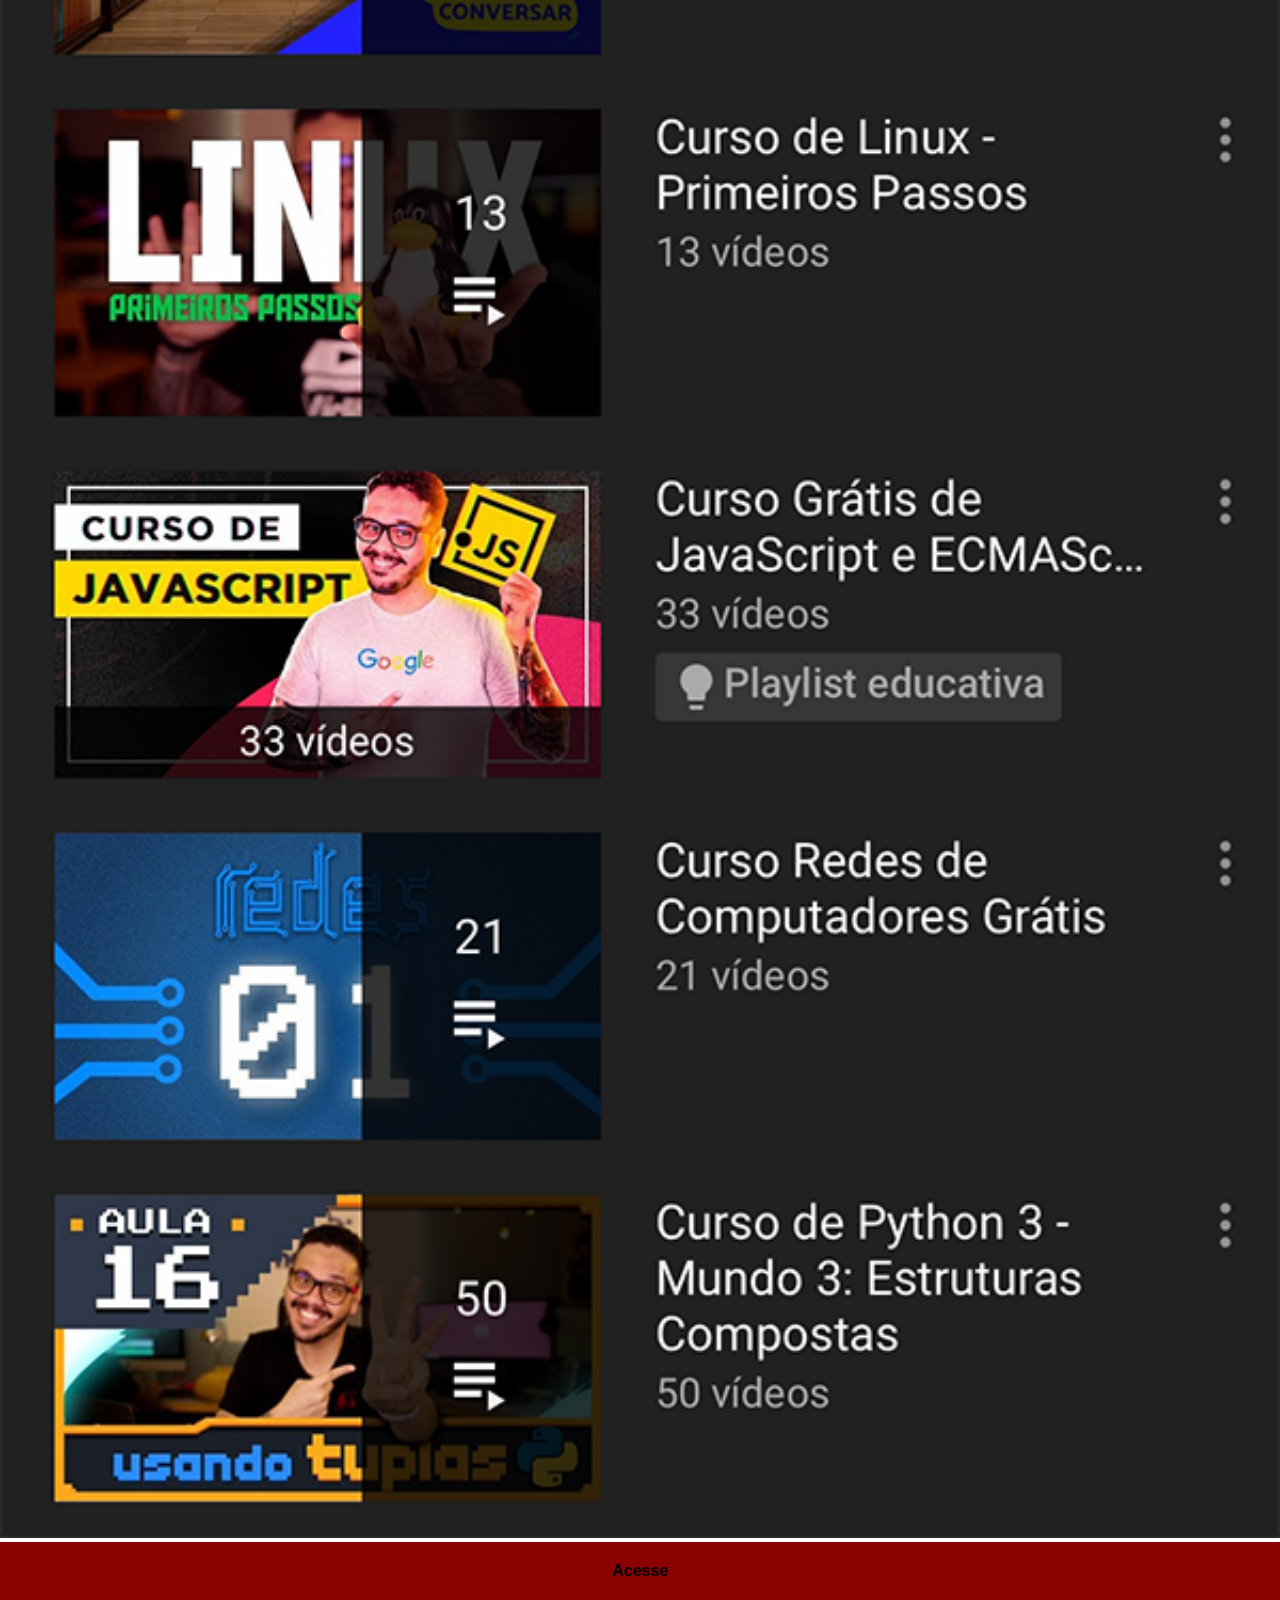
<file: youtube.html>
<!DOCTYPE html>
<html lang="pt-br">
<head>
    <meta charset="UTF-8">
    <meta name="viewport" content="width=device-width, initial-scale=1.0">
    <title>Youtube</title>
    <style>
        * {
            margin: 0px;
            padding: 0px;
            font-family: Arial, Helvetica, sans-serif;
        }

        ::-webkit-scrollbar{
            width: 0px;
            height: 0px;
        }
        img {
            width: 100vw;
        }

        a {
            display: block; /*para que o acesse pareça em baixo*/
            background-color: darkred;
            padding: 20px;
            text-align: center;
            font-weight: bolder;
            text-decoration: none;
            color: black;
        }

        a:hover{
            background-color: red /*quando passar o mouse em acesse, tem animação*/
        }
    </style>
</head>
<body>
    <img src="imagens/tela-youtube.png" alt="Youtube">
    <a href="https://www.youtube.com/@CursoemVideo/playlists" target="_blank" target="_blank">Acesse</a>
</body>
</html>
</file>
<file: style.css>
@charset "UTF-8";

*{
    margin:0px ; /*usado para usar 100% da tela*/
    padding: 0px;
    font-family: Arial, Helvetica, sans-serif;
}

html, body {
    height: 100vh;
    width: 100vw;
    background-color: black;
}

body {
    background: url(imagens/fundo-madeira.jpg) no-repeat top center;
    background-size: cover; /*para a imagem cobrir a tela inteira*/
    background-attachment: fixed; /*para que não crie uma barra de rolagem*/
}

main {
    height: 100vh;
    position: relative;
}

section#telefone { /*configuração para deixar a imagem do celular no meio da tela*/
    height: 627px; /*as medidas de altura e largura foram de acordo com o tamanho da imagem*/
    width: 311px;
    background: url(imagens/frame-iphone.png) ; 
    position: absolute;
    top: 50%;
    left: 50%;
    transform: translate(-50%, -50%); /*para que o retangulo onde vai ficar o telefone fique no centro da tela*/
}

iframe#tela {
    position: relative;
    top: 80px;
    left: 22px;
    height: 467px;
    width: 265px;
    
}

section#social img { /*configuração para as imagens dentro do section */
    width: 50px;
    margin: 10px; /*para as logos ficarem separadas*/
    border-radius: 50%; /*para que as logos fiquem redondas*/
    border: 2px 2px 5px black; /*sombra*/
    box-sizing: border-box; /*para a sombra acompanhar a logo quando passar o mouse*/
}

section#social {
    text-align: right; /*mudar as logos de lado*/
}

section#social img:hover {
    border: 2px solid white; /*quando passar o mouse ter uma sombra branca*/
    transform: translate(-5px,-5px); /*quando passar o mouse ele tem a animação*/
}
</file>
